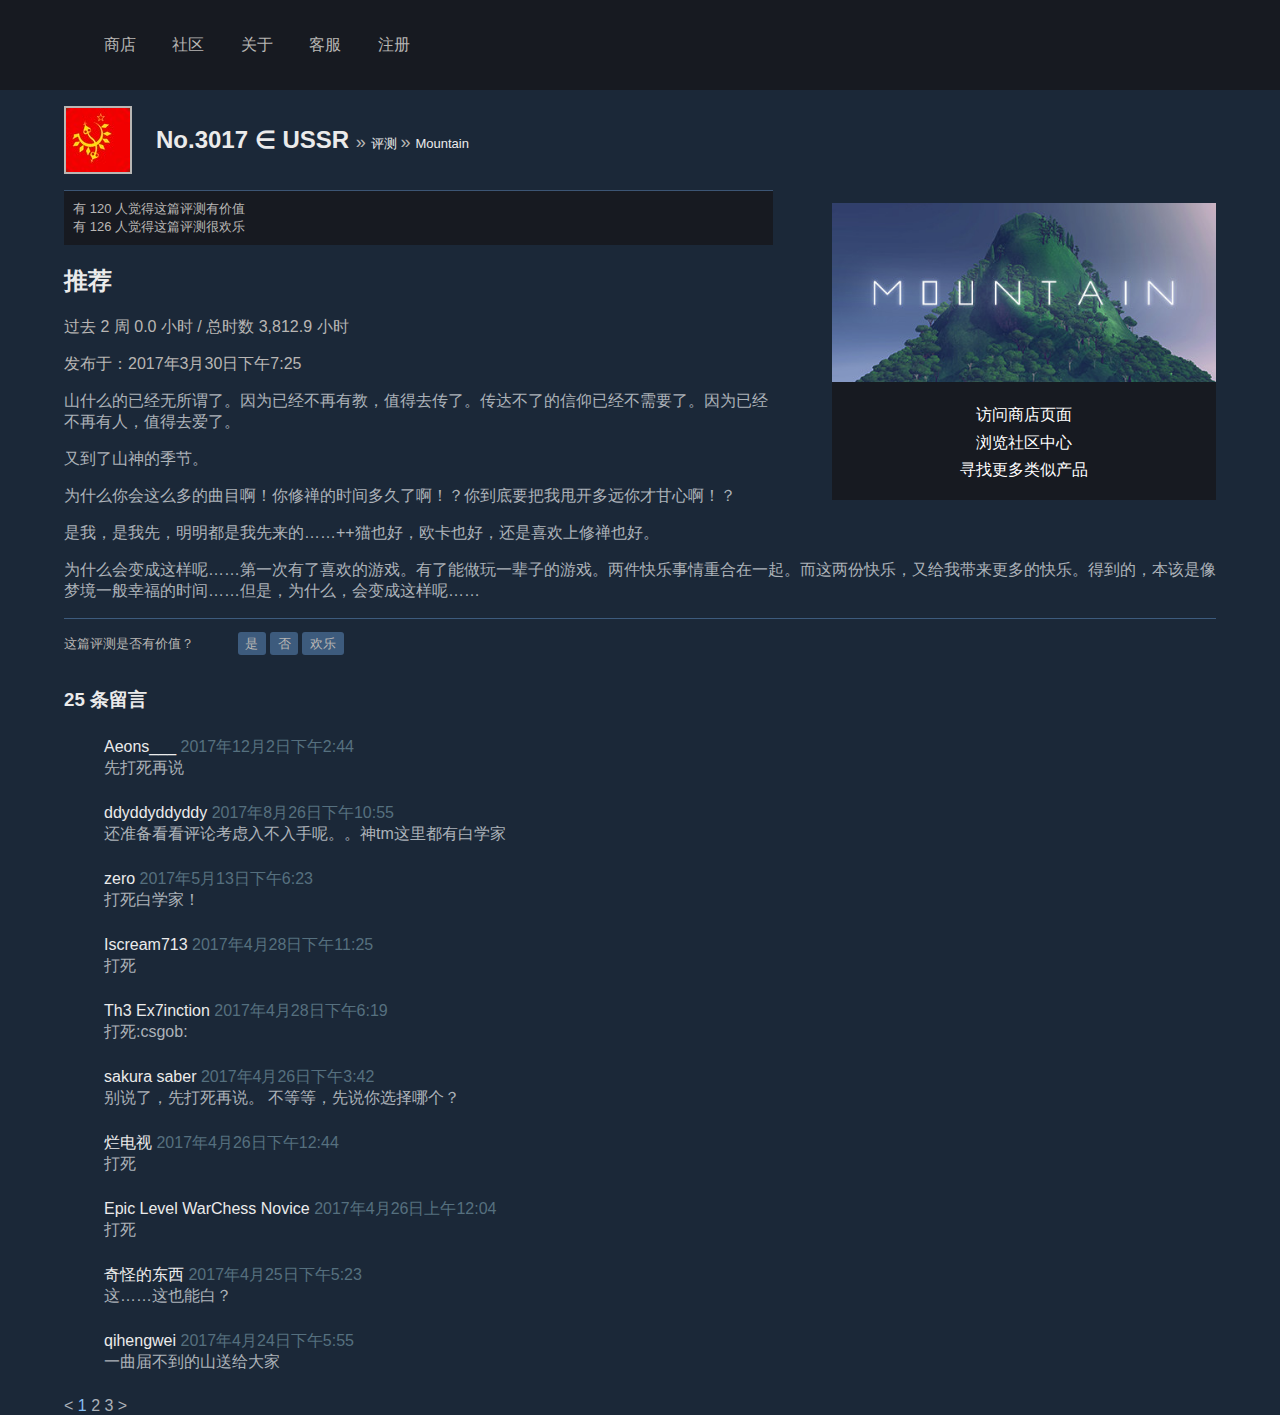
<file: index.html>
<!DOCTYPE html>
<html lang="en">
<head>
    <meta charset="UTF-8">
    <title>No.3017 ∈ USSR » 评测 » Mountain</title>
    <link rel="stylesheet" type="text/css" href="css/reset.css">
    <link rel="stylesheet" type="text/css" href="css/index.css">
</head>
<body>
<header>
<nav>
    <ul>
        <li>商店</li>
        <li>社区</li>
        <li>关于</li>
        <li>客服</li>
        <li><a href="register.html">注册</a></li>
    </ul>
</nav>
</header>
<div class="title">
    <img src="images/user_icon.jpg">

    <div>No.3017 ∈ USSR
        <span class="symbol"> » </span>
        <span class="subtitle"> 评测 </span>
        <span class="symbol"> » </span>
        <span class="subtitle"> Mountain</span>
    </div>
</div>
<aside>
    <img src="images/header.jpg">
    <ul>
        <li><a href="https://store.steampowered.com/app/313340?snr=2_100300_300__100301">访问商店页面</a></li>
        <li><a href="https://steamcommunity.com/app/313340">浏览社区中心</a></li>
        <li><a href="https://store.steampowered.com/recommended/morelike/app/313340?snr=2_100300_300__100301">寻找更多类似产品</a></li>
    </ul>
</aside>
<section>
    <blockquote>
        有 120 人觉得这篇评测有价值<br>
        有 126 人觉得这篇评测很欢乐
    </blockquote>
 <h2>推荐</h2>
    <p><small>过去 2 周 0.0 小时 / 总时数 3,812.9 小时</small></p>
    <p><small>发布于：2017年3月30日下午7:25</small></p>
    <p>
        山什么的已经无所谓了。因为已经不再有教，值得去传了。传达不了的信仰已经不需要了。因为已经不再有人，值得去爱了。
    </p>
    <p>
        又到了山神的季节。
    </p>
    <p>
        为什么你会这么多的曲目啊！你修禅的时间多久了啊！？你到底要把我甩开多远你才甘心啊！？
    </p>
    <p>
        是我，是我先，明明都是我先来的……++猫也好，欧卡也好，还是喜欢上修禅也好。
    </p>
    <p>
        为什么会变成这样呢……第一次有了喜欢的游戏。有了能做玩一辈子的游戏。两件快乐事情重合在一起。而这两份快乐，又给我带来更多的快乐。得到的，本该是像梦境一般幸福的时间……但是，为什么，会变成这样呢……
    </p>

</section>
<hr>
<section>
    <div class="value">
        <p>
            这篇评测是否有价值？
        </p>
        <ul>
            <li>是</li>
            <li>否</li>
            <li>欢乐</li>
        </ul>
    </div>

    <h3>25 条留言</h3>
    <ul class="comment">
        <li>
            <h4>Aeons___ <small>2017年12月2日下午2:44</small></h4>
            先打死再说
        </li>
        <li>
            <h4>ddyddyddyddy <small>2017年8月26日下午10:55</small></h4>
            还准备看看评论考虑入不入手呢。。神tm这里都有白学家
        </li>
        <li>
            <h4>zero <small>2017年5月13日下午6:23</small></h4>
            打死白学家！
        </li>
        <li>
            <h4>Iscream713 <small>2017年4月28日下午11:25</small></h4>
            打死
        </li>
        <li>
            <h4>Th3 Ex7inction <small>2017年4月28日下午6:19</small></h4>
            打死:csgob:
        </li>
        <li>
            <h4>sakura saber <small>2017年4月26日下午3:42</small></h4>
            别说了，先打死再说。
            不等等，先说你选择哪个？
        </li>
        <li>
            <h4>烂电视 <small>2017年4月26日下午12:44</small></h4>
            打死
        </li>
        <li>
            <h4>Epic Level WarChess Novice <small>2017年4月26日上午12:04</small></h4>
            打死
        </li>
        <li>
            <h4>奇怪的东西 <small>2017年4月25日下午5:23</small></h4>
            这……这也能白？
        </li>
        <li>
            <h4>qihengwei <small>2017年4月24日下午5:55</small></h4>
            一曲届不到的山送给大家
        </li>
    </ul>


    < <span class="active">1</span> 2 3 >

</section>
</body>
</html>
</file>
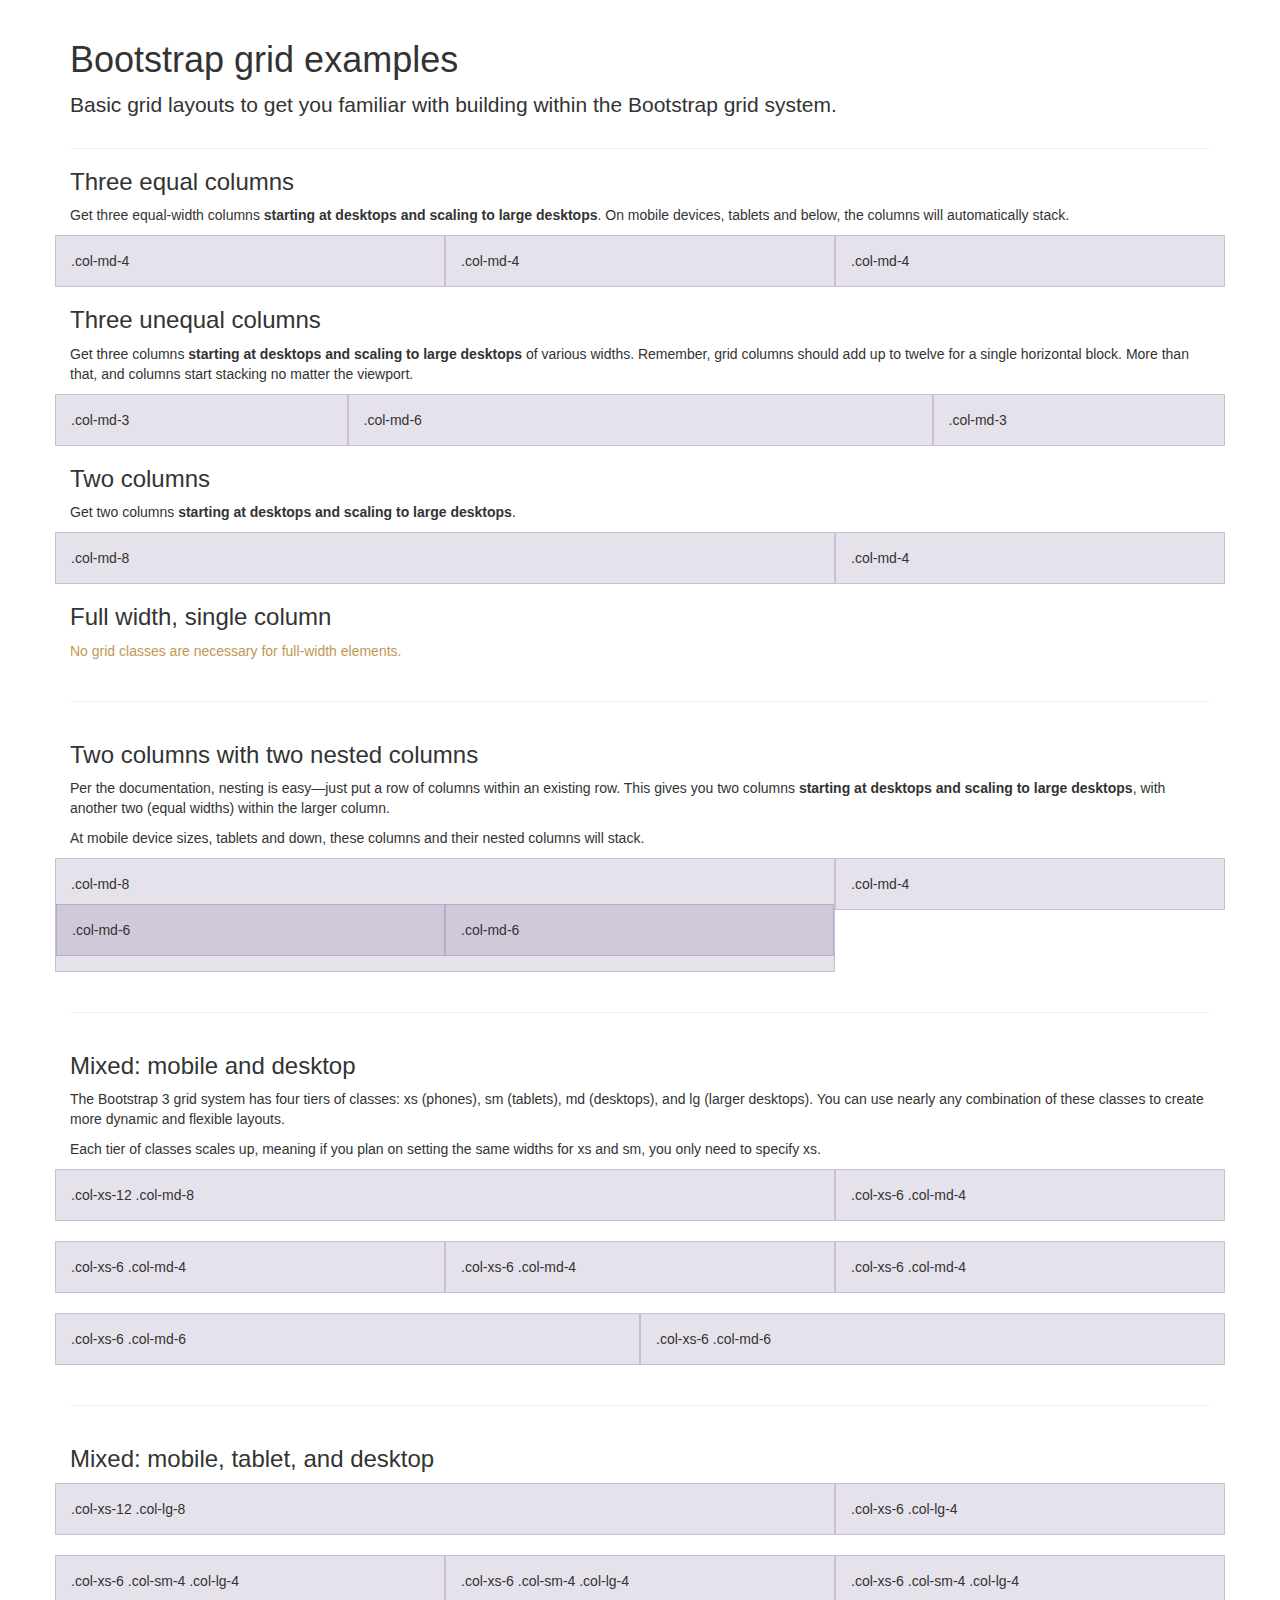
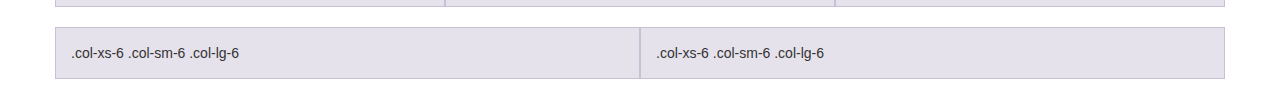
<file: bootstrap-3.0.0/examples/grid/index.html>
<!DOCTYPE html>
<html lang="en">
  <head>
    <meta charset="utf-8">
    <meta name="viewport" content="width=device-width, initial-scale=1.0">
    <meta name="description" content="">
    <meta name="author" content="">
    <link rel="shortcut icon" href="../../assets/ico/favicon.png">

    <title>Grid Template for Bootstrap</title>

    <!-- Bootstrap core CSS -->
    <link href="../../dist/css/bootstrap.css" rel="stylesheet">

    <!-- Custom styles for this template -->
    <link href="grid.css" rel="stylesheet">

    <!-- HTML5 shim and Respond.js IE8 support of HTML5 elements and media queries -->
    <!--[if lt IE 9]>
      <script src="../../assets/js/html5shiv.js"></script>
      <script src="../../assets/js/respond.min.js"></script>
    <![endif]-->
  </head>

  <body>
    <div class="container">

      <div class="page-header">
        <h1>Bootstrap grid examples</h1>
        <p class="lead">Basic grid layouts to get you familiar with building within the Bootstrap grid system.</p>
      </div>

      <h3>Three equal columns</h3>
      <p>Get three equal-width columns <strong>starting at desktops and scaling to large desktops</strong>. On mobile devices, tablets and below, the columns will automatically stack.</p>
      <div class="row">
        <div class="col-md-4">.col-md-4</div>
        <div class="col-md-4">.col-md-4</div>
        <div class="col-md-4">.col-md-4</div>
      </div>

      <h3>Three unequal columns</h3>
      <p>Get three columns <strong>starting at desktops and scaling to large desktops</strong> of various widths. Remember, grid columns should add up to twelve for a single horizontal block. More than that, and columns start stacking no matter the viewport.</p>
      <div class="row">
        <div class="col-md-3">.col-md-3</div>
        <div class="col-md-6">.col-md-6</div>
        <div class="col-md-3">.col-md-3</div>
      </div>

      <h3>Two columns</h3>
      <p>Get two columns <strong>starting at desktops and scaling to large desktops</strong>.</p>
      <div class="row">
        <div class="col-md-8">.col-md-8</div>
        <div class="col-md-4">.col-md-4</div>
      </div>

      <h3>Full width, single column</h3>
      <p class="text-warning">No grid classes are necessary for full-width elements.</p>

      <hr>

      <h3>Two columns with two nested columns</h3>
      <p>Per the documentation, nesting is easy—just put a row of columns within an existing row. This gives you two columns <strong>starting at desktops and scaling to large desktops</strong>, with another two (equal widths) within the larger column.</p>
      <p>At mobile device sizes, tablets and down, these columns and their nested columns will stack.</p>
      <div class="row">
        <div class="col-md-8">
          .col-md-8
          <div class="row">
            <div class="col-md-6">.col-md-6</div>
            <div class="col-md-6">.col-md-6</div>
          </div>
        </div>
        <div class="col-md-4">.col-md-4</div>
      </div>

      <hr>

      <h3>Mixed: mobile and desktop</h3>
      <p>The Bootstrap 3 grid system has four tiers of classes: xs (phones), sm (tablets), md (desktops), and lg (larger desktops). You can use nearly any combination of these classes to create more dynamic and flexible layouts.</p>
      <p>Each tier of classes scales up, meaning if you plan on setting the same widths for xs and sm, you only need to specify xs.</p>
      <div class="row">
        <div class="col-xs-12 col-md-8">.col-xs-12 .col-md-8</div>
        <div class="col-xs-6 col-md-4">.col-xs-6 .col-md-4</div>
      </div>
      <div class="row">
        <div class="col-xs-6 col-md-4">.col-xs-6 .col-md-4</div>
        <div class="col-xs-6 col-md-4">.col-xs-6 .col-md-4</div>
        <div class="col-xs-6 col-md-4">.col-xs-6 .col-md-4</div>
      </div>
      <div class="row">
        <div class="col-xs-6 col-md-6">.col-xs-6 .col-md-6</div>
        <div class="col-xs-6 col-md-6">.col-xs-6 .col-md-6</div>
      </div>

      <hr>

      <h3>Mixed: mobile, tablet, and desktop</h3>
      <p></p>
      <div class="row">
        <div class="col-xs-12 col-sm-8 col-lg-8">.col-xs-12 .col-lg-8</div>
        <div class="col-xs-6 col-sm-4 col-lg-4">.col-xs-6 .col-lg-4</div>
      </div>
      <div class="row">
        <div class="col-xs-6 col-sm-4 col-lg-4">.col-xs-6 .col-sm-4 .col-lg-4</div>
        <div class="col-xs-6 col-sm-4 col-lg-4">.col-xs-6 .col-sm-4 .col-lg-4</div>
        <div class="col-xs-6 col-sm-4 col-lg-4">.col-xs-6 .col-sm-4 .col-lg-4</div>
      </div>
      <div class="row">
        <div class="col-xs-6 col-sm-6 col-lg-6">.col-xs-6 .col-sm-6 .col-lg-6</div>
        <div class="col-xs-6 col-sm-6 col-lg-6">.col-xs-6 .col-sm-6 .col-lg-6</div>
      </div>

    </div> <!-- /container -->


    <!-- Bootstrap core JavaScript
    ================================================== -->
    <!-- Placed at the end of the document so the pages load faster -->
  </body>
</html>
</file>
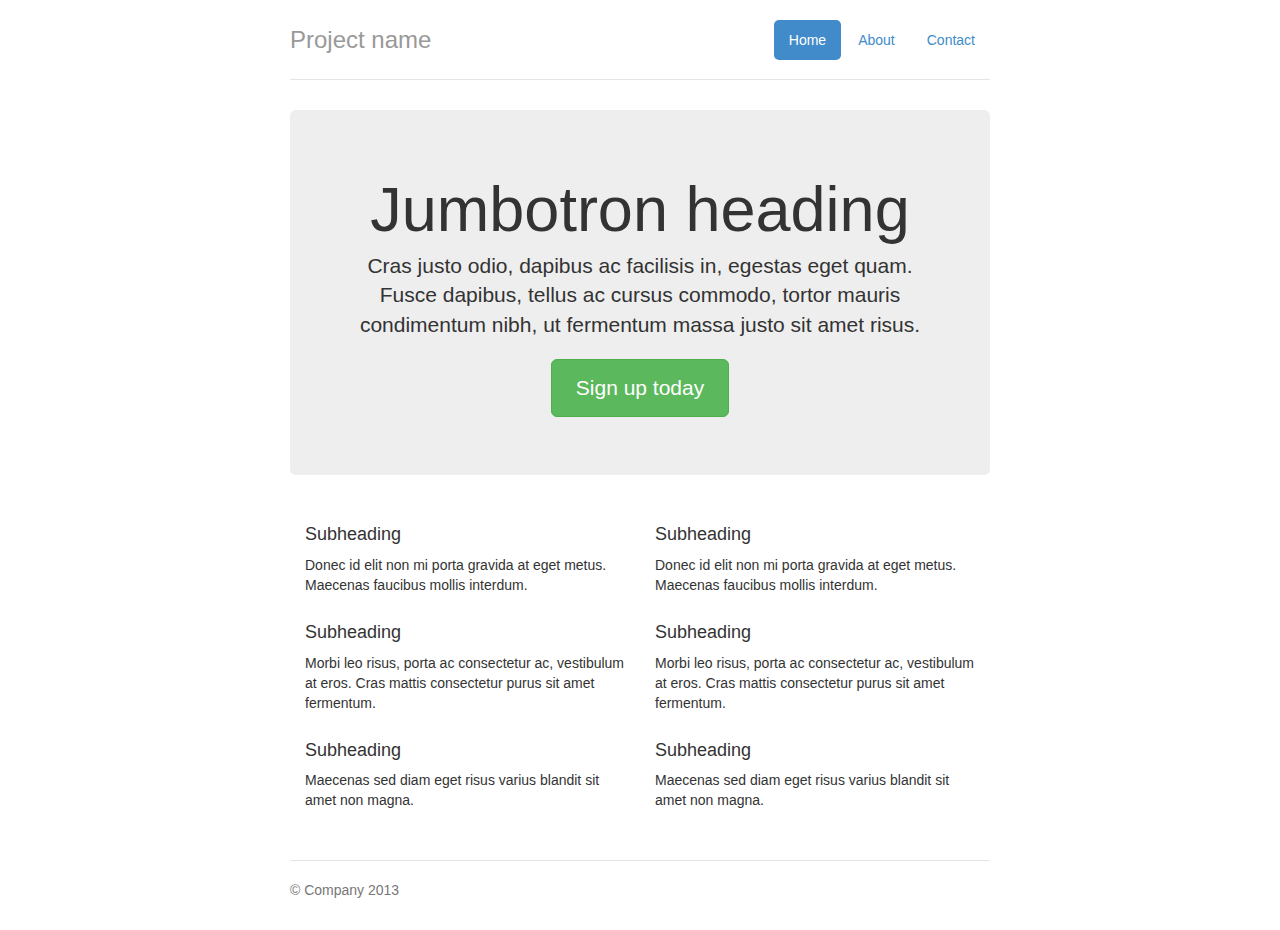
<file: bootstrap-3.0.0/examples/jumbotron-narrow/index.html>
<!DOCTYPE html>
<html lang="en">
  <head>
    <meta charset="utf-8">
    <meta name="viewport" content="width=device-width, initial-scale=1.0">
    <meta name="description" content="">
    <meta name="author" content="">
    <link rel="shortcut icon" href="../../assets/ico/favicon.png">

    <title>Narrow Jumbotron Template for Bootstrap</title>

    <!-- Bootstrap core CSS -->
    <link href="../../dist/css/bootstrap.css" rel="stylesheet">

    <!-- Custom styles for this template -->
    <link href="jumbotron-narrow.css" rel="stylesheet">

    <!-- HTML5 shim and Respond.js IE8 support of HTML5 elements and media queries -->
    <!--[if lt IE 9]>
      <script src="../../assets/js/html5shiv.js"></script>
      <script src="../../assets/js/respond.min.js"></script>
    <![endif]-->
  </head>

  <body>

    <div class="container">
      <div class="header">
        <ul class="nav nav-pills pull-right">
          <li class="active"><a href="#">Home</a></li>
          <li><a href="#">About</a></li>
          <li><a href="#">Contact</a></li>
        </ul>
        <h3 class="text-muted">Project name</h3>
      </div>

      <div class="jumbotron">
        <h1>Jumbotron heading</h1>
        <p class="lead">Cras justo odio, dapibus ac facilisis in, egestas eget quam. Fusce dapibus, tellus ac cursus commodo, tortor mauris condimentum nibh, ut fermentum massa justo sit amet risus.</p>
        <p><a class="btn btn-lg btn-success" href="#">Sign up today</a></p>
      </div>

      <div class="row marketing">
        <div class="col-lg-6">
          <h4>Subheading</h4>
          <p>Donec id elit non mi porta gravida at eget metus. Maecenas faucibus mollis interdum.</p>

          <h4>Subheading</h4>
          <p>Morbi leo risus, porta ac consectetur ac, vestibulum at eros. Cras mattis consectetur purus sit amet fermentum.</p>

          <h4>Subheading</h4>
          <p>Maecenas sed diam eget risus varius blandit sit amet non magna.</p>
        </div>

        <div class="col-lg-6">
          <h4>Subheading</h4>
          <p>Donec id elit non mi porta gravida at eget metus. Maecenas faucibus mollis interdum.</p>

          <h4>Subheading</h4>
          <p>Morbi leo risus, porta ac consectetur ac, vestibulum at eros. Cras mattis consectetur purus sit amet fermentum.</p>

          <h4>Subheading</h4>
          <p>Maecenas sed diam eget risus varius blandit sit amet non magna.</p>
        </div>
      </div>

      <div class="footer">
        <p>&copy; Company 2013</p>
      </div>

    </div> <!-- /container -->


    <!-- Bootstrap core JavaScript
    ================================================== -->
    <!-- Placed at the end of the document so the pages load faster -->
  </body>
</html>
</file>
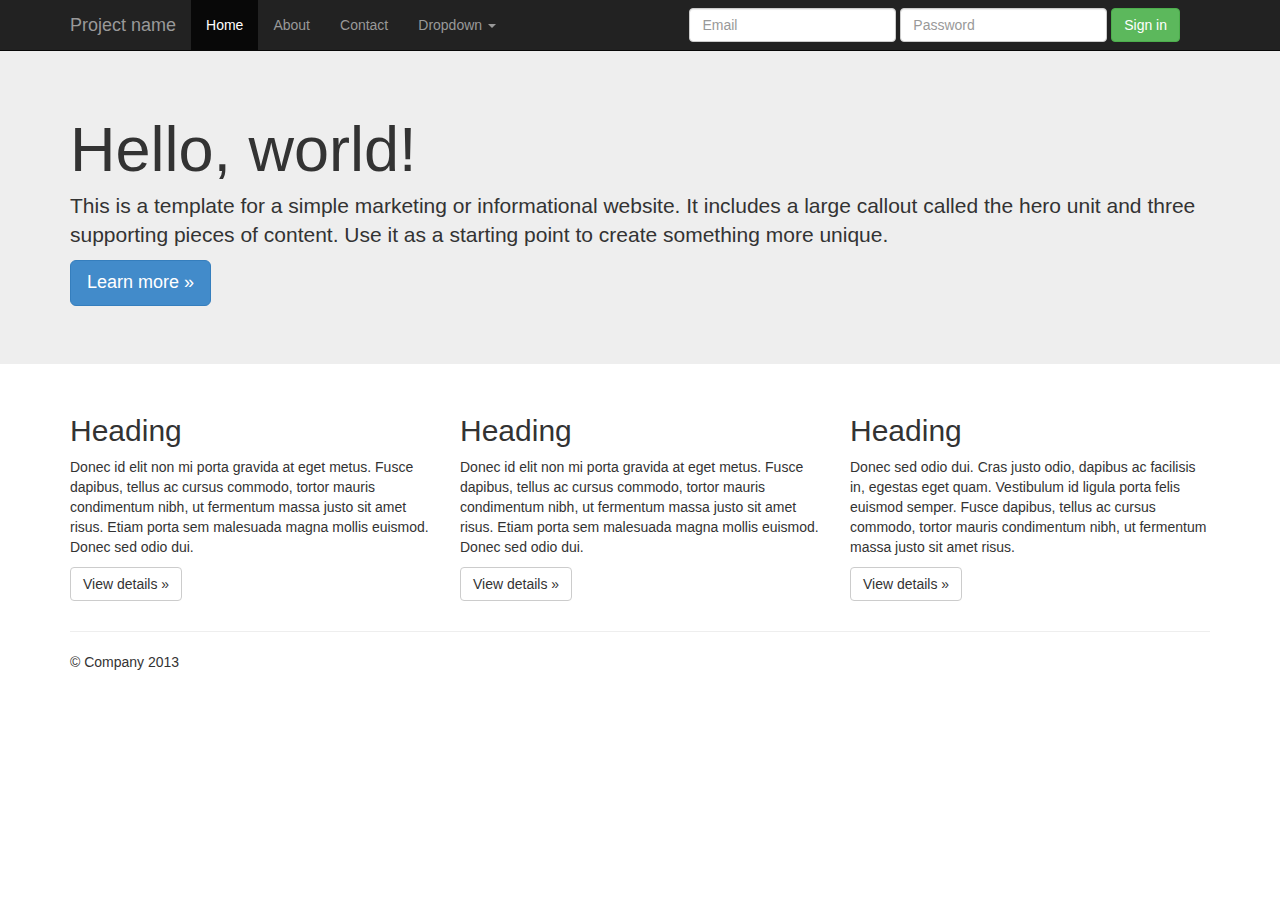
<file: bootstrap-3.0.0/examples/jumbotron/index.html>
<!DOCTYPE html>
<html lang="en">
  <head>
    <meta charset="utf-8">
    <meta name="viewport" content="width=device-width, initial-scale=1.0">
    <meta name="description" content="">
    <meta name="author" content="">
    <link rel="shortcut icon" href="../../assets/ico/favicon.png">

    <title>Jumbotron Template for Bootstrap</title>

    <!-- Bootstrap core CSS -->
    <link href="../../dist/css/bootstrap.css" rel="stylesheet">

    <!-- Custom styles for this template -->
    <link href="jumbotron.css" rel="stylesheet">

    <!-- HTML5 shim and Respond.js IE8 support of HTML5 elements and media queries -->
    <!--[if lt IE 9]>
      <script src="../../assets/js/html5shiv.js"></script>
      <script src="../../assets/js/respond.min.js"></script>
    <![endif]-->
  </head>

  <body>

    <div class="navbar navbar-inverse navbar-fixed-top">
      <div class="container">
        <div class="navbar-header">
          <button type="button" class="navbar-toggle" data-toggle="collapse" data-target=".navbar-collapse">
            <span class="icon-bar"></span>
            <span class="icon-bar"></span>
            <span class="icon-bar"></span>
          </button>
          <a class="navbar-brand" href="#">Project name</a>
        </div>
        <div class="navbar-collapse collapse">
          <ul class="nav navbar-nav">
            <li class="active"><a href="#">Home</a></li>
            <li><a href="#about">About</a></li>
            <li><a href="#contact">Contact</a></li>
            <li class="dropdown">
              <a href="#" class="dropdown-toggle" data-toggle="dropdown">Dropdown <b class="caret"></b></a>
              <ul class="dropdown-menu">
                <li><a href="#">Action</a></li>
                <li><a href="#">Another action</a></li>
                <li><a href="#">Something else here</a></li>
                <li class="divider"></li>
                <li class="dropdown-header">Nav header</li>
                <li><a href="#">Separated link</a></li>
                <li><a href="#">One more separated link</a></li>
              </ul>
            </li>
          </ul>
          <form class="navbar-form navbar-right">
            <div class="form-group">
              <input type="text" placeholder="Email" class="form-control">
            </div>
            <div class="form-group">
              <input type="password" placeholder="Password" class="form-control">
            </div>
            <button type="submit" class="btn btn-success">Sign in</button>
          </form>
        </div><!--/.navbar-collapse -->
      </div>
    </div>

    <!-- Main jumbotron for a primary marketing message or call to action -->
    <div class="jumbotron">
      <div class="container">
        <h1>Hello, world!</h1>
        <p>This is a template for a simple marketing or informational website. It includes a large callout called the hero unit and three supporting pieces of content. Use it as a starting point to create something more unique.</p>
        <p><a class="btn btn-primary btn-lg">Learn more &raquo;</a></p>
      </div>
    </div>

    <div class="container">
      <!-- Example row of columns -->
      <div class="row">
        <div class="col-lg-4">
          <h2>Heading</h2>
          <p>Donec id elit non mi porta gravida at eget metus. Fusce dapibus, tellus ac cursus commodo, tortor mauris condimentum nibh, ut fermentum massa justo sit amet risus. Etiam porta sem malesuada magna mollis euismod. Donec sed odio dui. </p>
          <p><a class="btn btn-default" href="#">View details &raquo;</a></p>
        </div>
        <div class="col-lg-4">
          <h2>Heading</h2>
          <p>Donec id elit non mi porta gravida at eget metus. Fusce dapibus, tellus ac cursus commodo, tortor mauris condimentum nibh, ut fermentum massa justo sit amet risus. Etiam porta sem malesuada magna mollis euismod. Donec sed odio dui. </p>
          <p><a class="btn btn-default" href="#">View details &raquo;</a></p>
       </div>
        <div class="col-lg-4">
          <h2>Heading</h2>
          <p>Donec sed odio dui. Cras justo odio, dapibus ac facilisis in, egestas eget quam. Vestibulum id ligula porta felis euismod semper. Fusce dapibus, tellus ac cursus commodo, tortor mauris condimentum nibh, ut fermentum massa justo sit amet risus.</p>
          <p><a class="btn btn-default" href="#">View details &raquo;</a></p>
        </div>
      </div>

      <hr>

      <footer>
        <p>&copy; Company 2013</p>
      </footer>
    </div> <!-- /container -->


    <!-- Bootstrap core JavaScript
    ================================================== -->
    <!-- Placed at the end of the document so the pages load faster -->
    <script src="../../assets/js/jquery.js"></script>
    <script src="../../dist/js/bootstrap.min.js"></script>
  </body>
</html>
</file>
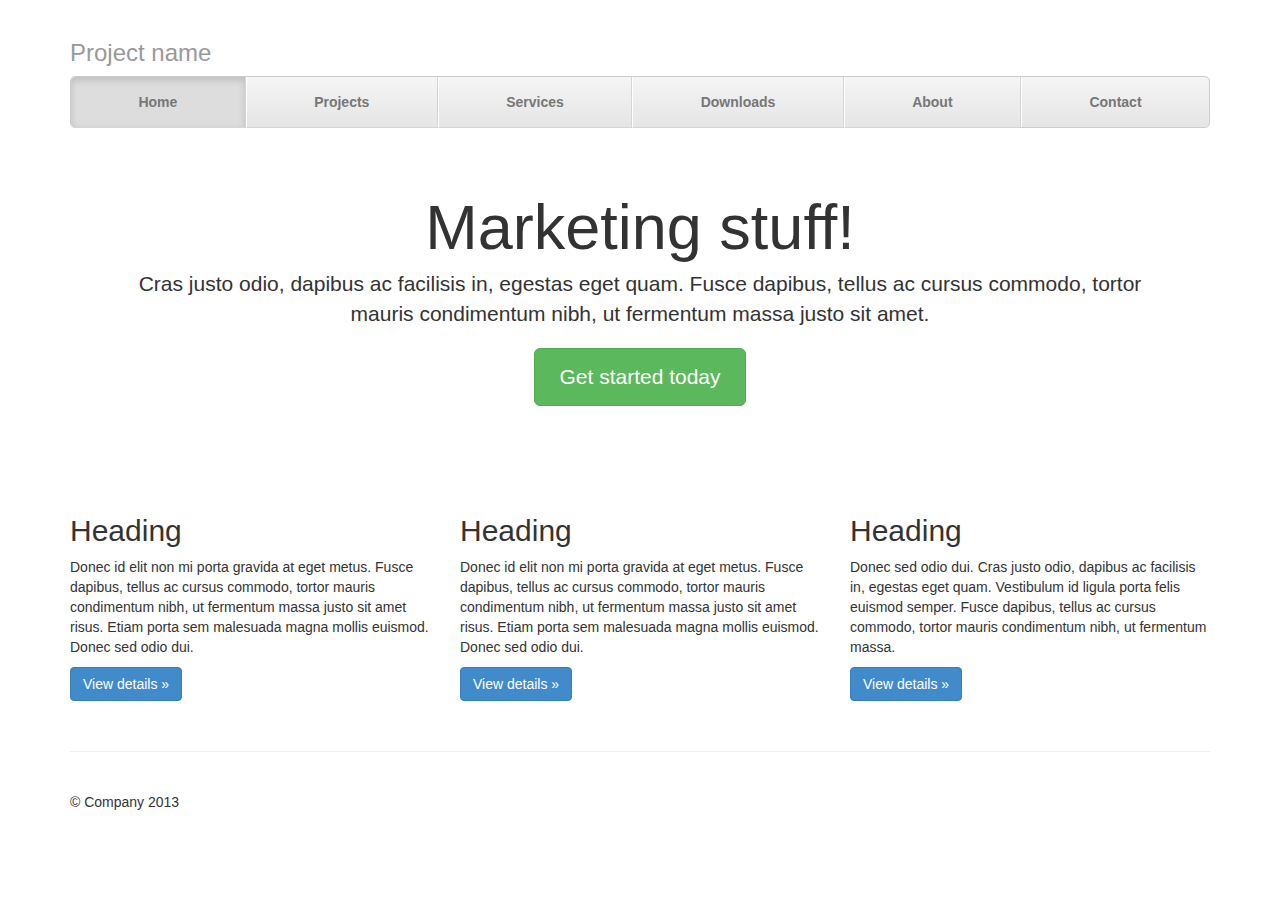
<file: bootstrap-3.0.0/examples/justified-nav/index.html>
<!DOCTYPE html>
<html lang="en">
  <head>
    <meta charset="utf-8">
    <meta name="viewport" content="width=device-width, initial-scale=1.0">
    <meta name="description" content="">
    <meta name="author" content="">
    <link rel="shortcut icon" href="../../assets/ico/favicon.png">

    <title>Justified Nav Template for Bootstrap</title>

    <!-- Bootstrap core CSS -->
    <link href="../../dist/css/bootstrap.css" rel="stylesheet">

    <!-- Custom styles for this template -->
    <link href="justified-nav.css" rel="stylesheet">

    <!-- HTML5 shim and Respond.js IE8 support of HTML5 elements and media queries -->
    <!--[if lt IE 9]>
      <script src="../../assets/js/html5shiv.js"></script>
      <script src="../../assets/js/respond.min.js"></script>
    <![endif]-->
  </head>

  <body>

    <div class="container">

      <div class="masthead">
        <h3 class="text-muted">Project name</h3>
        <ul class="nav nav-justified">
          <li class="active"><a href="#">Home</a></li>
          <li><a href="#">Projects</a></li>
          <li><a href="#">Services</a></li>
          <li><a href="#">Downloads</a></li>
          <li><a href="#">About</a></li>
          <li><a href="#">Contact</a></li>
        </ul>
      </div>

      <!-- Jumbotron -->
      <div class="jumbotron">
        <h1>Marketing stuff!</h1>
        <p class="lead">Cras justo odio, dapibus ac facilisis in, egestas eget quam. Fusce dapibus, tellus ac cursus commodo, tortor mauris condimentum nibh, ut fermentum massa justo sit amet.</p>
        <p><a class="btn btn-lg btn-success" href="#">Get started today</a></p>
      </div>

      <!-- Example row of columns -->
      <div class="row">
        <div class="col-lg-4">
          <h2>Heading</h2>
          <p>Donec id elit non mi porta gravida at eget metus. Fusce dapibus, tellus ac cursus commodo, tortor mauris condimentum nibh, ut fermentum massa justo sit amet risus. Etiam porta sem malesuada magna mollis euismod. Donec sed odio dui. </p>
          <p><a class="btn btn-primary" href="#">View details &raquo;</a></p>
        </div>
        <div class="col-lg-4">
          <h2>Heading</h2>
          <p>Donec id elit non mi porta gravida at eget metus. Fusce dapibus, tellus ac cursus commodo, tortor mauris condimentum nibh, ut fermentum massa justo sit amet risus. Etiam porta sem malesuada magna mollis euismod. Donec sed odio dui. </p>
          <p><a class="btn btn-primary" href="#">View details &raquo;</a></p>
       </div>
        <div class="col-lg-4">
          <h2>Heading</h2>
          <p>Donec sed odio dui. Cras justo odio, dapibus ac facilisis in, egestas eget quam. Vestibulum id ligula porta felis euismod semper. Fusce dapibus, tellus ac cursus commodo, tortor mauris condimentum nibh, ut fermentum massa.</p>
          <p><a class="btn btn-primary" href="#">View details &raquo;</a></p>
        </div>
      </div>

      <!-- Site footer -->
      <div class="footer">
        <p>&copy; Company 2013</p>
      </div>

    </div> <!-- /container -->


    <!-- Bootstrap core JavaScript
    ================================================== -->
    <!-- Placed at the end of the document so the pages load faster -->
  </body>
</html>
</file>
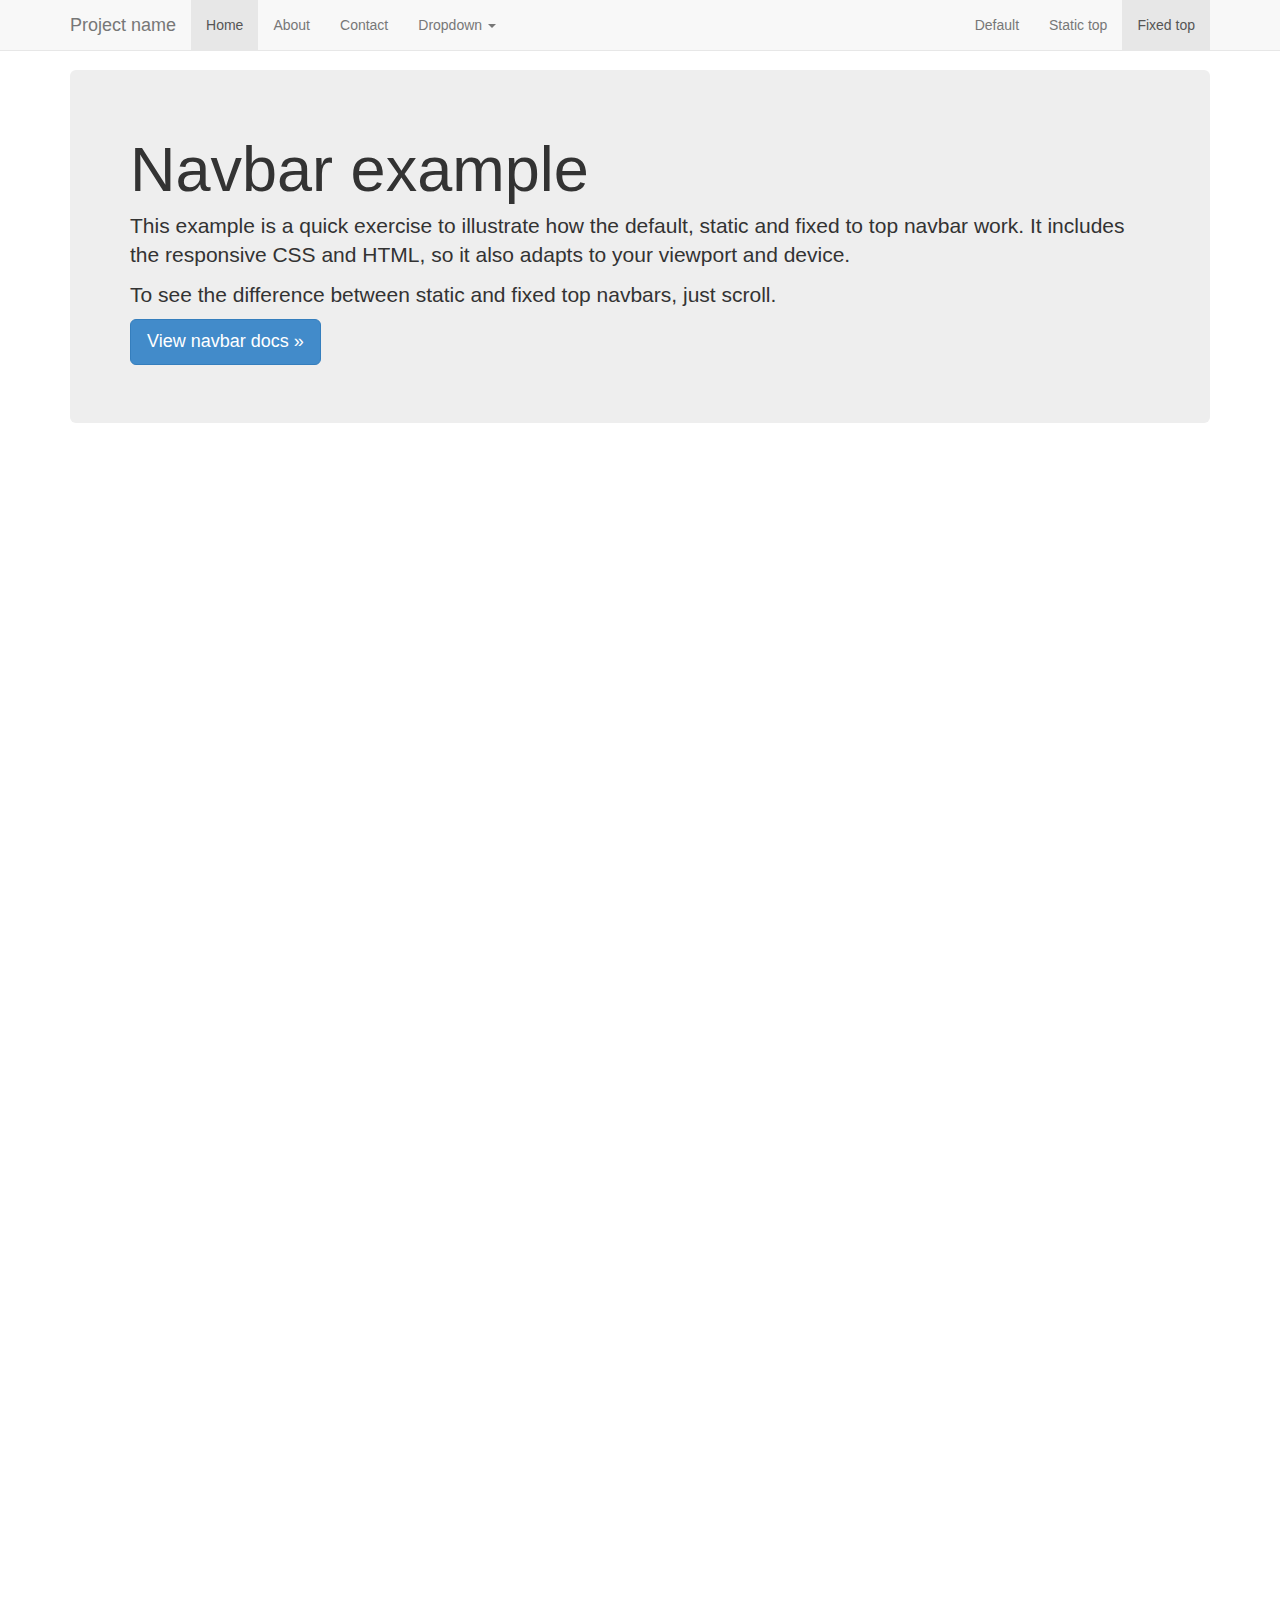
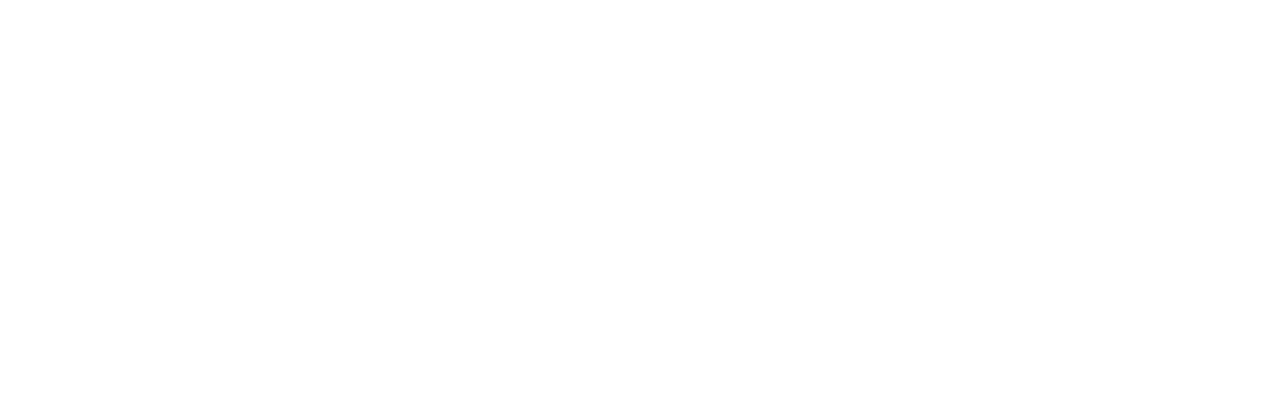
<file: bootstrap-3.0.0/examples/navbar-fixed-top/index.html>
<!DOCTYPE html>
<html lang="en">
  <head>
    <meta charset="utf-8">
    <meta name="viewport" content="width=device-width, initial-scale=1.0">
    <meta name="description" content="">
    <meta name="author" content="">
    <link rel="shortcut icon" href="../../assets/ico/favicon.png">

    <title>Fixed Top Navbar Example for Bootstrap</title>

    <!-- Bootstrap core CSS -->
    <link href="../../dist/css/bootstrap.css" rel="stylesheet">

    <!-- Custom styles for this template -->
    <link href="navbar-fixed-top.css" rel="stylesheet">

    <!-- HTML5 shim and Respond.js IE8 support of HTML5 elements and media queries -->
    <!--[if lt IE 9]>
      <script src="../../assets/js/html5shiv.js"></script>
      <script src="../../assets/js/respond.min.js"></script>
    <![endif]-->
  </head>

  <body>

    <!-- Fixed navbar -->
    <div class="navbar navbar-default navbar-fixed-top">
      <div class="container">
        <div class="navbar-header">
          <button type="button" class="navbar-toggle" data-toggle="collapse" data-target=".navbar-collapse">
            <span class="icon-bar"></span>
            <span class="icon-bar"></span>
            <span class="icon-bar"></span>
          </button>
          <a class="navbar-brand" href="#">Project name</a>
        </div>
        <div class="navbar-collapse collapse">
          <ul class="nav navbar-nav">
            <li class="active"><a href="#">Home</a></li>
            <li><a href="#about">About</a></li>
            <li><a href="#contact">Contact</a></li>
            <li class="dropdown">
              <a href="#" class="dropdown-toggle" data-toggle="dropdown">Dropdown <b class="caret"></b></a>
              <ul class="dropdown-menu">
                <li><a href="#">Action</a></li>
                <li><a href="#">Another action</a></li>
                <li><a href="#">Something else here</a></li>
                <li class="divider"></li>
                <li class="dropdown-header">Nav header</li>
                <li><a href="#">Separated link</a></li>
                <li><a href="#">One more separated link</a></li>
              </ul>
            </li>
          </ul>
          <ul class="nav navbar-nav navbar-right">
            <li><a href="../navbar/">Default</a></li>
            <li><a href="../navbar-static-top/">Static top</a></li>
            <li class="active"><a href="./">Fixed top</a></li>
          </ul>
        </div><!--/.nav-collapse -->
      </div>
    </div>

    <div class="container">

      <!-- Main component for a primary marketing message or call to action -->
      <div class="jumbotron">
        <h1>Navbar example</h1>
        <p>This example is a quick exercise to illustrate how the default, static and fixed to top navbar work. It includes the responsive CSS and HTML, so it also adapts to your viewport and device.</p>
        <p>To see the difference between static and fixed top navbars, just scroll.</p>
        <p>
          <a class="btn btn-lg btn-primary" href="../../components/#navbar">View navbar docs &raquo;</a>
        </p>
      </div>

    </div> <!-- /container -->


    <!-- Bootstrap core JavaScript
    ================================================== -->
    <!-- Placed at the end of the document so the pages load faster -->
    <script src="../../assets/js/jquery.js"></script>
    <script src="../../dist/js/bootstrap.min.js"></script>
  </body>
</html>
</file>
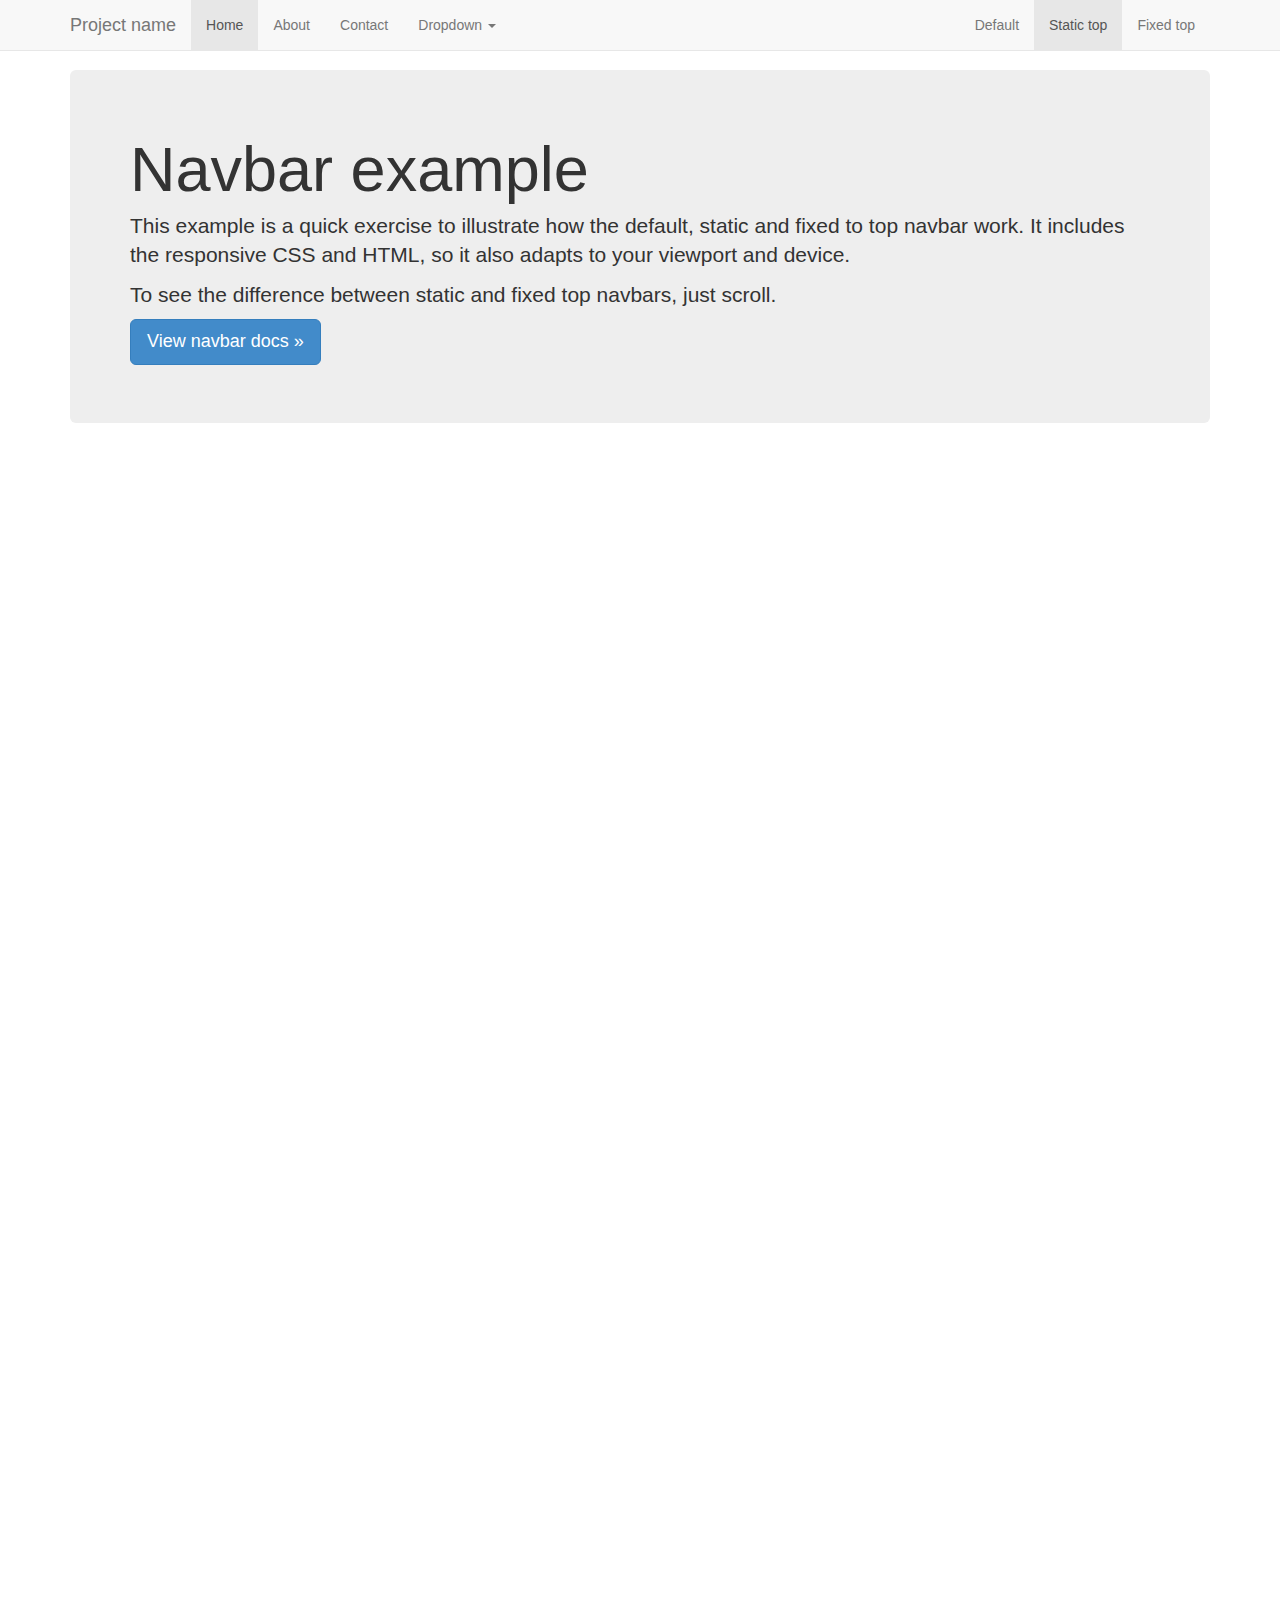
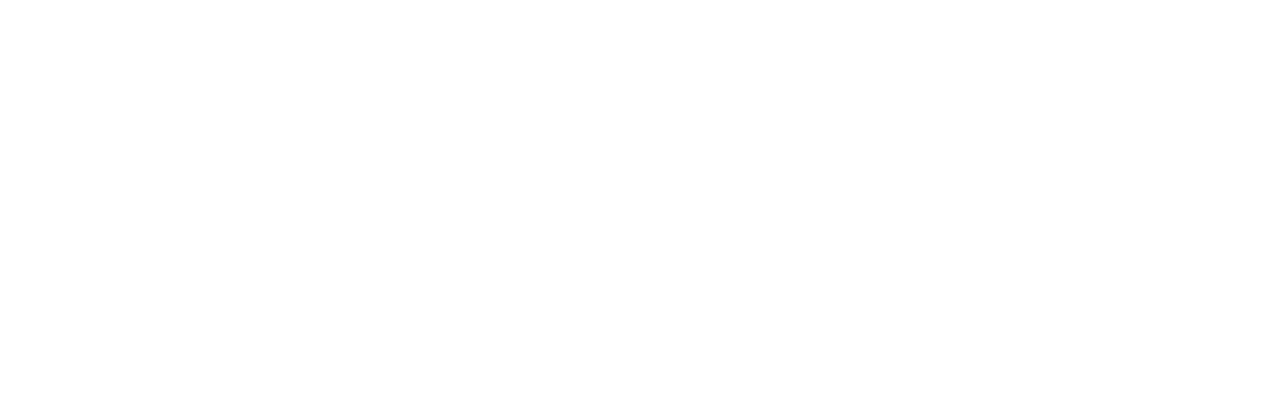
<file: bootstrap-3.0.0/examples/navbar-static-top/index.html>
<!DOCTYPE html>
<html lang="en">
  <head>
    <meta charset="utf-8">
    <meta name="viewport" content="width=device-width, initial-scale=1.0">
    <meta name="description" content="">
    <meta name="author" content="">
    <link rel="shortcut icon" href="../../assets/ico/favicon.png">

    <title>Static Top Navbar Example for Bootstrap</title>

    <!-- Bootstrap core CSS -->
    <link href="../../dist/css/bootstrap.css" rel="stylesheet">

    <!-- Custom styles for this template -->
    <link href="navbar-static-top.css" rel="stylesheet">

    <!-- HTML5 shim and Respond.js IE8 support of HTML5 elements and media queries -->
    <!--[if lt IE 9]>
      <script src="../../assets/js/html5shiv.js"></script>
      <script src="../../assets/js/respond.min.js"></script>
    <![endif]-->
  </head>

  <body>

    <!-- Static navbar -->
    <div class="navbar navbar-default navbar-static-top">
      <div class="container">
        <div class="navbar-header">
          <button type="button" class="navbar-toggle" data-toggle="collapse" data-target=".navbar-collapse">
            <span class="icon-bar"></span>
            <span class="icon-bar"></span>
            <span class="icon-bar"></span>
          </button>
          <a class="navbar-brand" href="#">Project name</a>
        </div>
        <div class="navbar-collapse collapse">
          <ul class="nav navbar-nav">
            <li class="active"><a href="#">Home</a></li>
            <li><a href="#about">About</a></li>
            <li><a href="#contact">Contact</a></li>
            <li class="dropdown">
              <a href="#" class="dropdown-toggle" data-toggle="dropdown">Dropdown <b class="caret"></b></a>
              <ul class="dropdown-menu">
                <li><a href="#">Action</a></li>
                <li><a href="#">Another action</a></li>
                <li><a href="#">Something else here</a></li>
                <li class="divider"></li>
                <li class="dropdown-header">Nav header</li>
                <li><a href="#">Separated link</a></li>
                <li><a href="#">One more separated link</a></li>
              </ul>
            </li>
          </ul>
          <ul class="nav navbar-nav navbar-right">
            <li><a href="../navbar/">Default</a></li>
            <li class="active"><a href="./">Static top</a></li>
            <li><a href="../navbar-fixed-top/">Fixed top</a></li>
          </ul>
        </div><!--/.nav-collapse -->
      </div>
    </div>


    <div class="container">

      <!-- Main component for a primary marketing message or call to action -->
      <div class="jumbotron">
        <h1>Navbar example</h1>
        <p>This example is a quick exercise to illustrate how the default, static and fixed to top navbar work. It includes the responsive CSS and HTML, so it also adapts to your viewport and device.</p>
        <p>To see the difference between static and fixed top navbars, just scroll.</p>
        <p>
          <a class="btn btn-lg btn-primary" href="../../components/#navbar">View navbar docs &raquo;</a>
        </p>
      </div>

    </div> <!-- /container -->


    <!-- Bootstrap core JavaScript
    ================================================== -->
    <!-- Placed at the end of the document so the pages load faster -->
    <script src="../../assets/js/jquery.js"></script>
    <script src="../../dist/js/bootstrap.min.js"></script>
  </body>
</html>
</file>
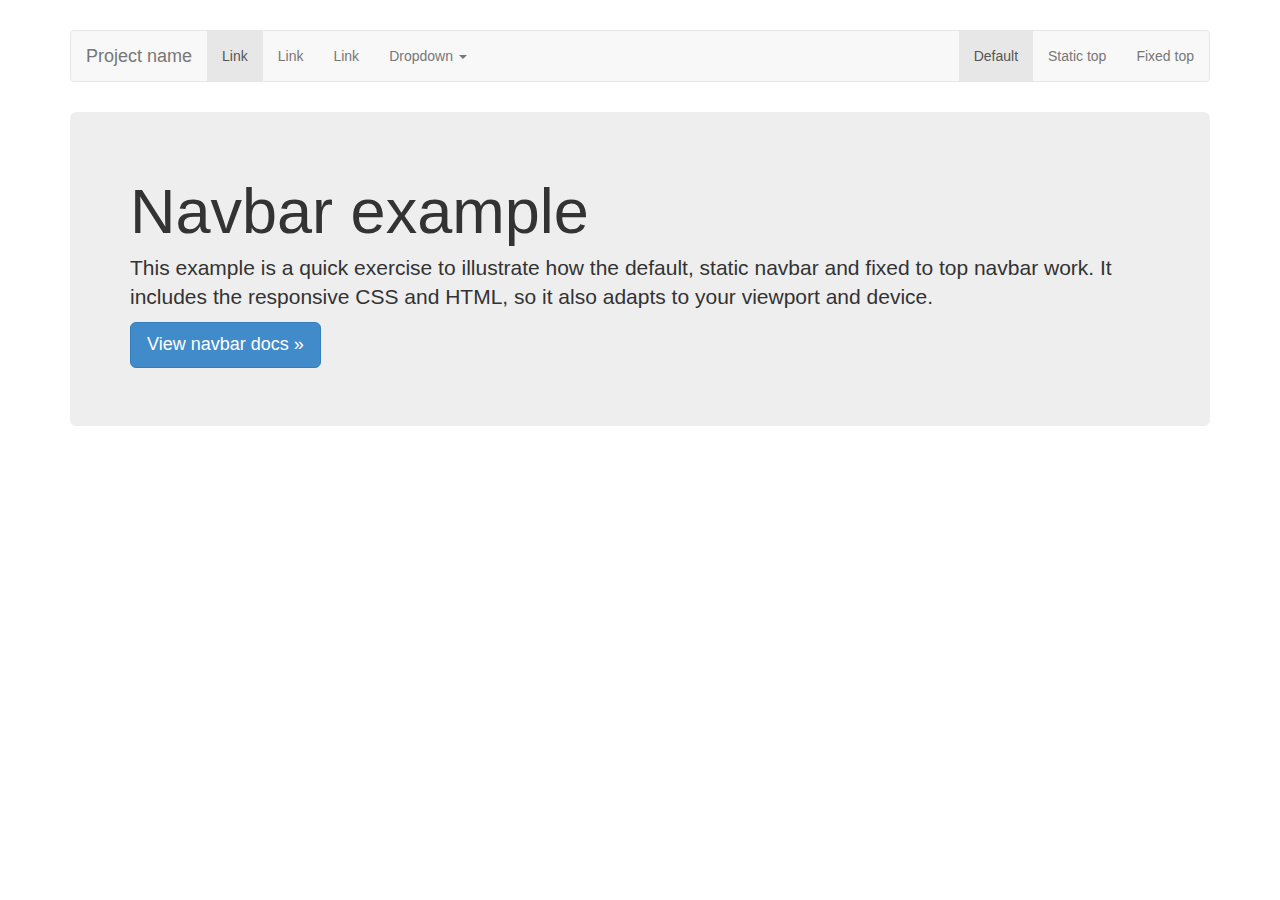
<file: bootstrap-3.0.0/examples/navbar/index.html>
<!DOCTYPE html>
<html lang="en">
  <head>
    <meta charset="utf-8">
    <meta name="viewport" content="width=device-width, initial-scale=1.0">
    <meta name="description" content="">
    <meta name="author" content="">
    <link rel="shortcut icon" href="../../assets/ico/favicon.png">

    <title>Navbar Template for Bootstrap</title>

    <!-- Bootstrap core CSS -->
    <link href="../../dist/css/bootstrap.css" rel="stylesheet">

    <!-- Custom styles for this template -->
    <link href="navbar.css" rel="stylesheet">

    <!-- HTML5 shim and Respond.js IE8 support of HTML5 elements and media queries -->
    <!--[if lt IE 9]>
      <script src="../../assets/js/html5shiv.js"></script>
      <script src="../../assets/js/respond.min.js"></script>
    <![endif]-->
  </head>

  <body>

    <div class="container">

      <!-- Static navbar -->
      <div class="navbar navbar-default">
        <div class="navbar-header">
          <button type="button" class="navbar-toggle" data-toggle="collapse" data-target=".navbar-collapse">
            <span class="icon-bar"></span>
            <span class="icon-bar"></span>
            <span class="icon-bar"></span>
          </button>
          <a class="navbar-brand" href="#">Project name</a>
        </div>
        <div class="navbar-collapse collapse">
          <ul class="nav navbar-nav">
            <li class="active"><a href="#">Link</a></li>
            <li><a href="#">Link</a></li>
            <li><a href="#">Link</a></li>
            <li class="dropdown">
              <a href="#" class="dropdown-toggle" data-toggle="dropdown">Dropdown <b class="caret"></b></a>
              <ul class="dropdown-menu">
                <li><a href="#">Action</a></li>
                <li><a href="#">Another action</a></li>
                <li><a href="#">Something else here</a></li>
                <li class="divider"></li>
                <li class="dropdown-header">Nav header</li>
                <li><a href="#">Separated link</a></li>
                <li><a href="#">One more separated link</a></li>
              </ul>
            </li>
          </ul>
          <ul class="nav navbar-nav navbar-right">
            <li class="active"><a href="./">Default</a></li>
            <li><a href="../navbar-static-top/">Static top</a></li>
            <li><a href="../navbar-fixed-top/">Fixed top</a></li>
          </ul>
        </div><!--/.nav-collapse -->
      </div>

      <!-- Main component for a primary marketing message or call to action -->
      <div class="jumbotron">
        <h1>Navbar example</h1>
        <p>This example is a quick exercise to illustrate how the default, static navbar and fixed to top navbar work. It includes the responsive CSS and HTML, so it also adapts to your viewport and device.</p>
        <p>
          <a class="btn btn-lg btn-primary" href="../../components/#navbar">View navbar docs &raquo;</a>
        </p>
      </div>

    </div> <!-- /container -->


    <!-- Bootstrap core JavaScript
    ================================================== -->
    <!-- Placed at the end of the document so the pages load faster -->
    <script src="../../assets/js/jquery.js"></script>
    <script src="../../dist/js/bootstrap.min.js"></script>
  </body>
</html>
</file>
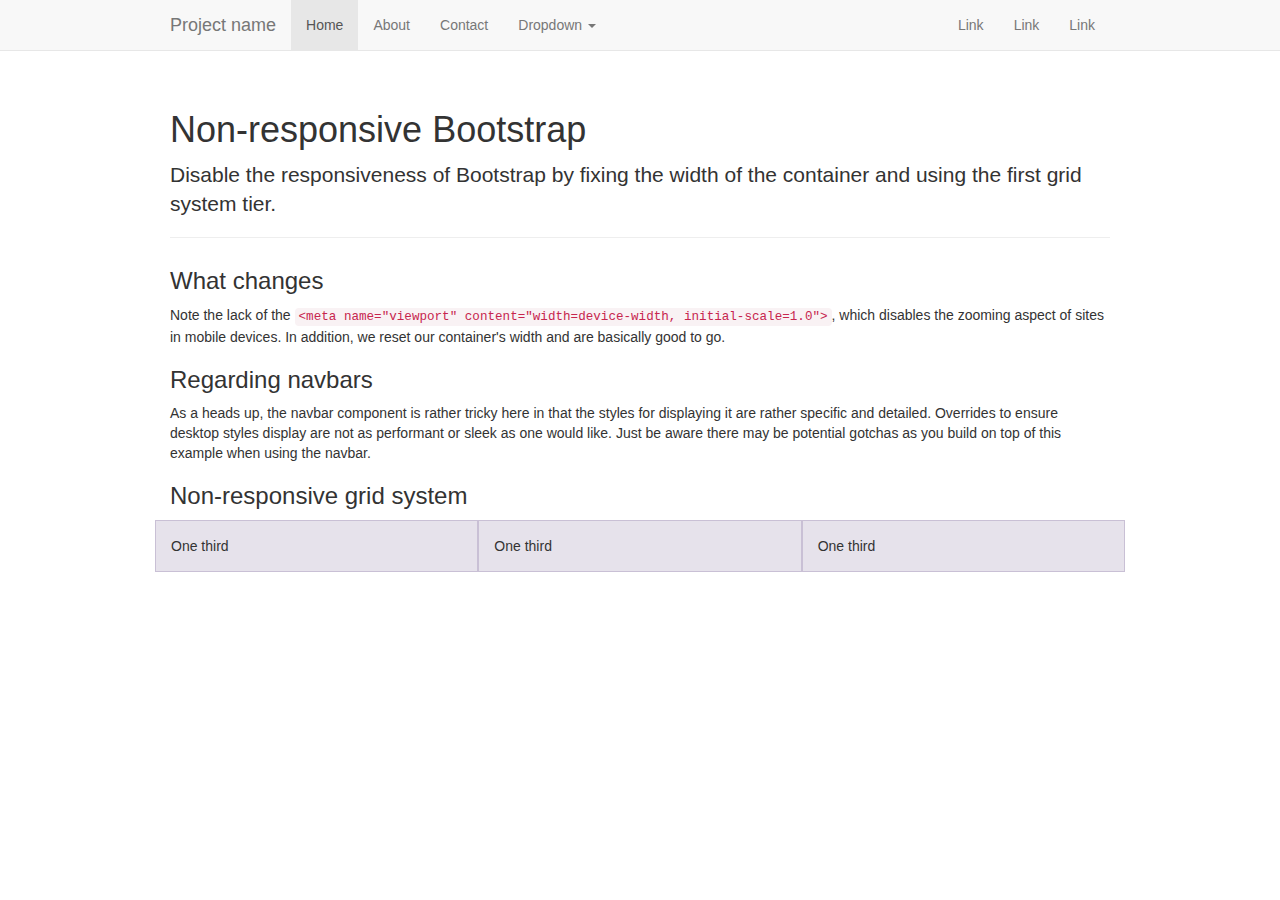
<file: bootstrap-3.0.0/examples/non-responsive/index.html>
<!DOCTYPE html>
<html lang="en">
  <head>
    <meta charset="utf-8">
    <meta name="description" content="">
    <meta name="author" content="">

    <!-- Note there is no responsive meta tag here -->

    <link rel="shortcut icon" href="../../assets/ico/favicon.png">

    <title>Non-responsive Template for Bootstrap</title>

    <!-- Bootstrap core CSS -->
    <link href="../../dist/css/bootstrap.css" rel="stylesheet">

    <!-- Custom styles for this template -->
    <link href="non-responsive.css" rel="stylesheet">

    <!-- HTML5 shim and Respond.js IE8 support of HTML5 elements and media queries -->
    <!--[if lt IE 9]>
      <script src="../../assets/js/html5shiv.js"></script>
      <script src="../../assets/js/respond.min.js"></script>
    <![endif]-->
  </head>

  <body>

    <!-- Fixed navbar -->
    <div class="navbar navbar-default navbar-fixed-top">
      <div class="container">
        <div class="navbar-header">
          <button type="button" class="navbar-toggle" data-toggle="collapse" data-target=".navbar-collapse">
            <span class="icon-bar"></span>
            <span class="icon-bar"></span>
            <span class="icon-bar"></span>
          </button>
          <a class="navbar-brand" href="#">Project name</a>
        </div>
        <div class="navbar-collapse collapse">
          <ul class="nav navbar-nav">
            <li class="active"><a href="#">Home</a></li>
            <li><a href="#about">About</a></li>
            <li><a href="#contact">Contact</a></li>
            <li class="dropdown">
              <a href="#" class="dropdown-toggle" data-toggle="dropdown">Dropdown <b class="caret"></b></a>
              <ul class="dropdown-menu">
                <li><a href="#">Action</a></li>
                <li><a href="#">Another action</a></li>
                <li><a href="#">Something else here</a></li>
                <li class="divider"></li>
                <li class="dropdown-header">Nav header</li>
                <li><a href="#">Separated link</a></li>
                <li><a href="#">One more separated link</a></li>
              </ul>
            </li>
          </ul>
          <ul class="nav navbar-nav navbar-right">
            <li><a href="#">Link</a></li>
            <li><a href="#">Link</a></li>
            <li><a href="#">Link</a></li>
          </ul>
        </div><!--/.nav-collapse -->
      </div>
    </div>

    <div class="container">

      <div class="page-header">
        <h1>Non-responsive Bootstrap</h1>
        <p class="lead">Disable the responsiveness of Bootstrap by fixing the width of the container and using the first grid system tier.</p>
      </div>

      <h3>What changes</h3>
      <p>Note the lack of the <code>&lt;meta name="viewport" content="width=device-width, initial-scale=1.0"&gt;</code>, which disables the zooming aspect of sites in mobile devices. In addition, we reset our container's width and are basically good to go.</p>

      <h3>Regarding navbars</h3>
      <p>As a heads up, the navbar component is rather tricky here in that the styles for displaying it are rather specific and detailed. Overrides to ensure desktop styles display are not as performant or sleek as one would like. Just be aware there may be potential gotchas as you build on top of this example when using the navbar.</p>

      <h3>Non-responsive grid system</h3>
      <div class="row">
        <div class="col-xs-4">One third</div>
        <div class="col-xs-4">One third</div>
        <div class="col-xs-4">One third</div>
      </div>

    </div> <!-- /container -->


    <!-- Bootstrap core JavaScript
    ================================================== -->
    <!-- Placed at the end of the document so the pages load faster -->
    <script src="../../assets/js/jquery.js"></script>
    <script src="../../dist/js/bootstrap.min.js"></script>
  </body>
</html>
</file>
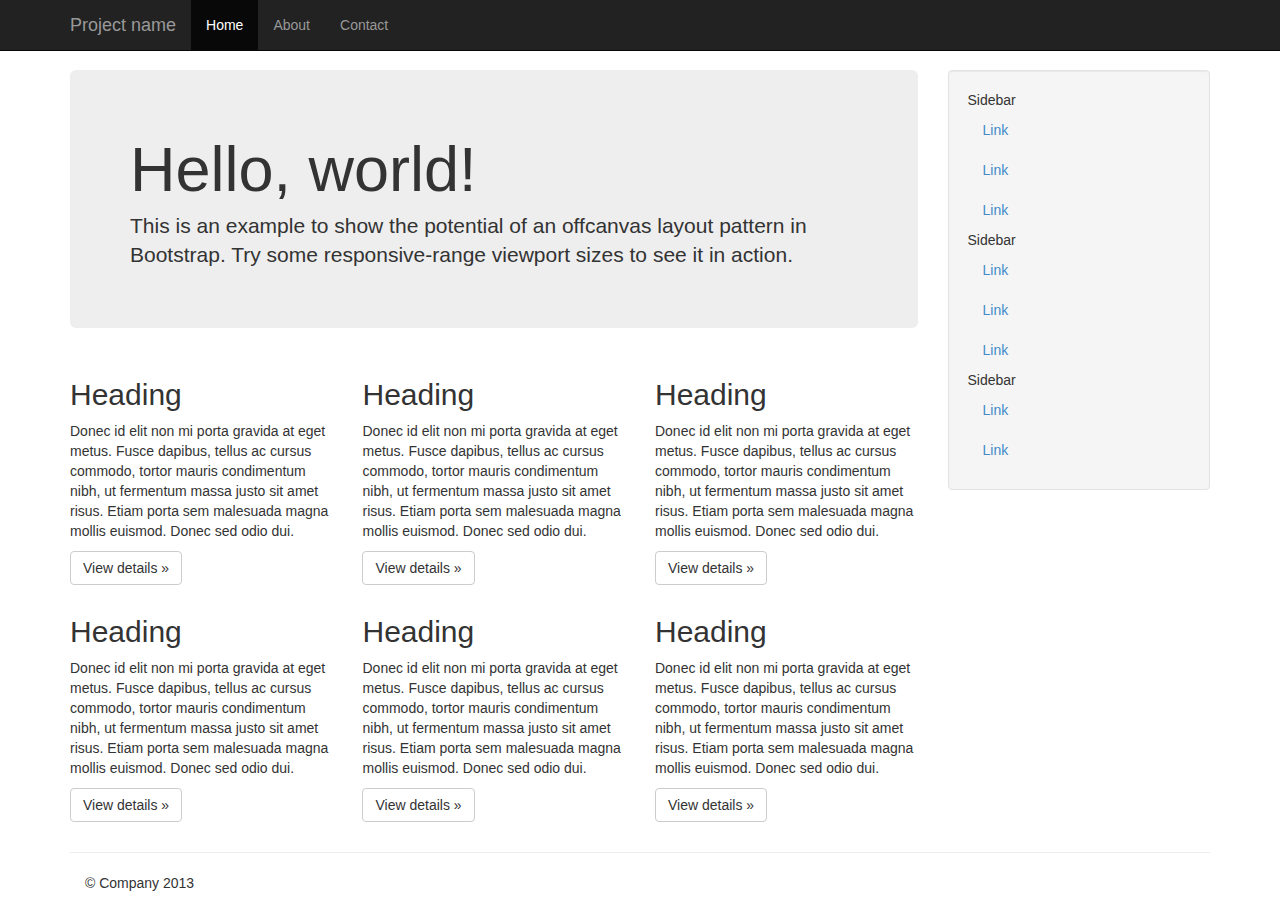
<file: bootstrap-3.0.0/examples/offcanvas/index.html>
<!DOCTYPE html>
<html lang="en">
  <head>
    <meta charset="utf-8">
    <meta name="viewport" content="width=device-width, initial-scale=1.0">
    <meta name="description" content="">
    <meta name="author" content="">
    <link rel="shortcut icon" href="../../assets/ico/favicon.png">

    <title>Off Canvas Template for Bootstrap</title>

    <!-- Bootstrap core CSS -->
    <link href="../../dist/css/bootstrap.min.css" rel="stylesheet">

    <!-- Custom styles for this template -->
    <link href="offcanvas.css" rel="stylesheet">

    <!-- HTML5 shim and Respond.js IE8 support of HTML5 elements and media queries -->
    <!--[if lt IE 9]>
      <script src="../../assets/js/html5shiv.js"></script>
      <script src="../../assets/js/respond.min.js"></script>
    <![endif]-->
  </head>

  <body>
    <div class="navbar navbar-fixed-top navbar-inverse" role="navigation">
      <div class="container">
        <div class="navbar-header">
          <button type="button" class="navbar-toggle" data-toggle="collapse" data-target=".navbar-collapse">
            <span class="icon-bar"></span>
            <span class="icon-bar"></span>
            <span class="icon-bar"></span>
          </button>
          <a class="navbar-brand" href="#">Project name</a>
        </div>
        <div class="collapse navbar-collapse">
          <ul class="nav navbar-nav">
            <li class="active"><a href="#">Home</a></li>
            <li><a href="#about">About</a></li>
            <li><a href="#contact">Contact</a></li>
          </ul>
        </div><!-- /.nav-collapse -->
      </div><!-- /.container -->
    </div><!-- /.navbar -->

    <div class="container">

      <div class="row row-offcanvas row-offcanvas-right">
        <div class="col-xs-12 col-sm-9">
          <p class="pull-right visible-xs">
            <button type="button" class="btn btn-primary btn-xs" data-toggle="offcanvas">Toggle nav</button>
          </p>
          <div class="jumbotron">
            <h1>Hello, world!</h1>
            <p>This is an example to show the potential of an offcanvas layout pattern in Bootstrap. Try some responsive-range viewport sizes to see it in action.</p>
          </div>
          <div class="row">
            <div class="col-6 col-sm-6 col-lg-4">
              <h2>Heading</h2>
              <p>Donec id elit non mi porta gravida at eget metus. Fusce dapibus, tellus ac cursus commodo, tortor mauris condimentum nibh, ut fermentum massa justo sit amet risus. Etiam porta sem malesuada magna mollis euismod. Donec sed odio dui. </p>
              <p><a class="btn btn-default" href="#">View details &raquo;</a></p>
            </div><!--/span-->
            <div class="col-6 col-sm-6 col-lg-4">
              <h2>Heading</h2>
              <p>Donec id elit non mi porta gravida at eget metus. Fusce dapibus, tellus ac cursus commodo, tortor mauris condimentum nibh, ut fermentum massa justo sit amet risus. Etiam porta sem malesuada magna mollis euismod. Donec sed odio dui. </p>
              <p><a class="btn btn-default" href="#">View details &raquo;</a></p>
            </div><!--/span-->
            <div class="col-6 col-sm-6 col-lg-4">
              <h2>Heading</h2>
              <p>Donec id elit non mi porta gravida at eget metus. Fusce dapibus, tellus ac cursus commodo, tortor mauris condimentum nibh, ut fermentum massa justo sit amet risus. Etiam porta sem malesuada magna mollis euismod. Donec sed odio dui. </p>
              <p><a class="btn btn-default" href="#">View details &raquo;</a></p>
            </div><!--/span-->
            <div class="col-6 col-sm-6 col-lg-4">
              <h2>Heading</h2>
              <p>Donec id elit non mi porta gravida at eget metus. Fusce dapibus, tellus ac cursus commodo, tortor mauris condimentum nibh, ut fermentum massa justo sit amet risus. Etiam porta sem malesuada magna mollis euismod. Donec sed odio dui. </p>
              <p><a class="btn btn-default" href="#">View details &raquo;</a></p>
            </div><!--/span-->
            <div class="col-6 col-sm-6 col-lg-4">
              <h2>Heading</h2>
              <p>Donec id elit non mi porta gravida at eget metus. Fusce dapibus, tellus ac cursus commodo, tortor mauris condimentum nibh, ut fermentum massa justo sit amet risus. Etiam porta sem malesuada magna mollis euismod. Donec sed odio dui. </p>
              <p><a class="btn btn-default" href="#">View details &raquo;</a></p>
            </div><!--/span-->
            <div class="col-6 col-sm-6 col-lg-4">
              <h2>Heading</h2>
              <p>Donec id elit non mi porta gravida at eget metus. Fusce dapibus, tellus ac cursus commodo, tortor mauris condimentum nibh, ut fermentum massa justo sit amet risus. Etiam porta sem malesuada magna mollis euismod. Donec sed odio dui. </p>
              <p><a class="btn btn-default" href="#">View details &raquo;</a></p>
            </div><!--/span-->
          </div><!--/row-->
        </div><!--/span-->

        <div class="col-xs-6 col-sm-3 sidebar-offcanvas" id="sidebar" role="navigation">
          <div class="well sidebar-nav">
            <ul class="nav">
              <li>Sidebar</li>
              <li class="active"><a href="#">Link</a></li>
              <li><a href="#">Link</a></li>
              <li><a href="#">Link</a></li>
              <li>Sidebar</li>
              <li><a href="#">Link</a></li>
              <li><a href="#">Link</a></li>
              <li><a href="#">Link</a></li>
              <li>Sidebar</li>
              <li><a href="#">Link</a></li>
              <li><a href="#">Link</a></li>
            </ul>
          </div><!--/.well -->
        </div><!--/span-->
      </div><!--/row-->

      <hr>

      <footer>
        <p>&copy; Company 2013</p>
      </footer>

    </div><!--/.container-->



    <!-- Bootstrap core JavaScript
    ================================================== -->
    <!-- Placed at the end of the document so the pages load faster -->
    <script src="../../assets/js/jquery.js"></script>
    <script src="../../dist/js/bootstrap.min.js"></script>
    <script src="offcanvas.js"></script>
  </body>
</html>
</file>
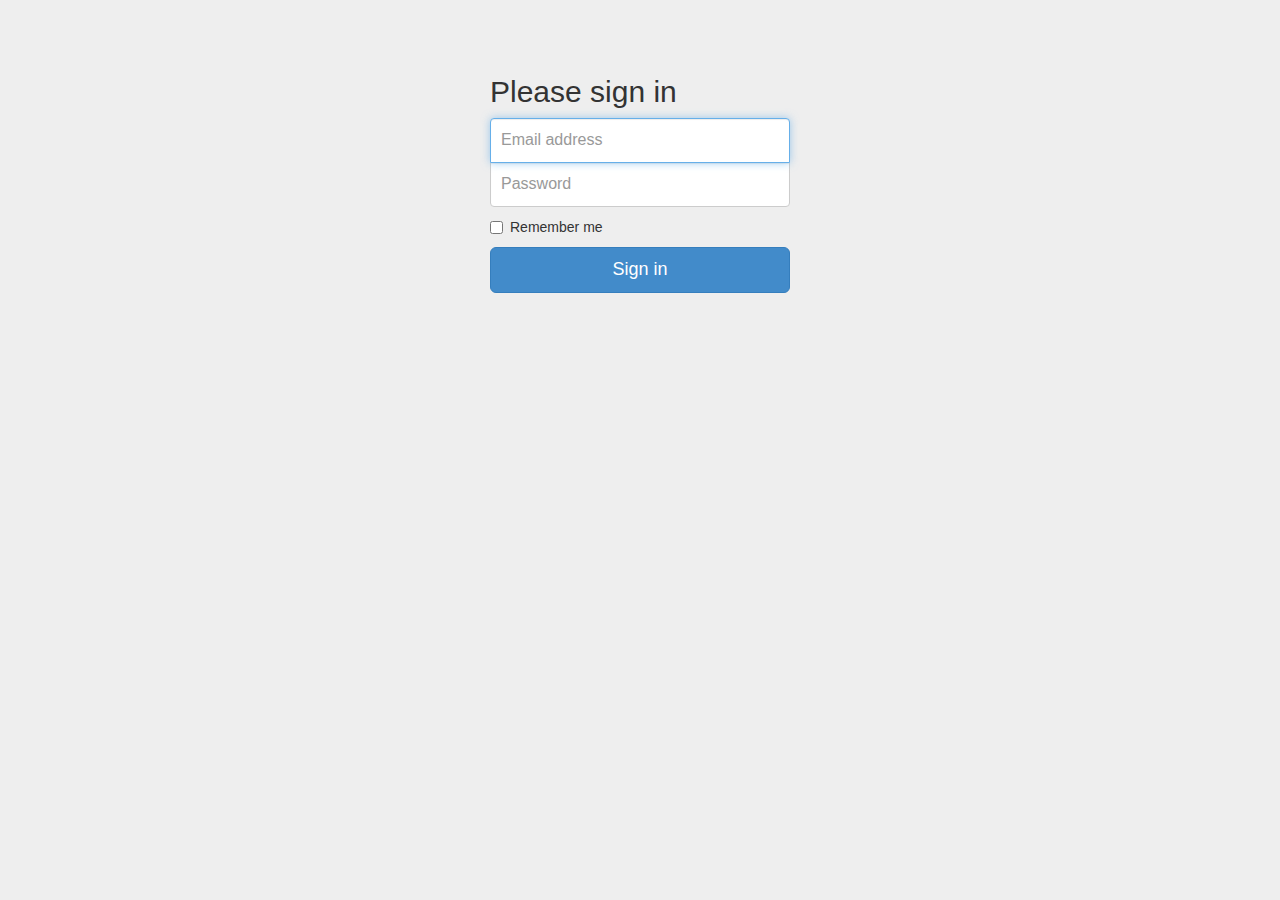
<file: bootstrap-3.0.0/examples/signin/index.html>
<!DOCTYPE html>
<html lang="en">
  <head>
    <meta charset="utf-8">
    <meta name="viewport" content="width=device-width, initial-scale=1.0">
    <meta name="description" content="">
    <meta name="author" content="">
    <link rel="shortcut icon" href="../../assets/ico/favicon.png">

    <title>Signin Template for Bootstrap</title>

    <!-- Bootstrap core CSS -->
    <link href="../../dist/css/bootstrap.css" rel="stylesheet">

    <!-- Custom styles for this template -->
    <link href="signin.css" rel="stylesheet">

    <!-- HTML5 shim and Respond.js IE8 support of HTML5 elements and media queries -->
    <!--[if lt IE 9]>
      <script src="../../assets/js/html5shiv.js"></script>
      <script src="../../assets/js/respond.min.js"></script>
    <![endif]-->
  </head>

  <body>

    <div class="container">

      <form class="form-signin">
        <h2 class="form-signin-heading">Please sign in</h2>
        <input type="text" class="form-control" placeholder="Email address" autofocus>
        <input type="password" class="form-control" placeholder="Password">
        <label class="checkbox">
          <input type="checkbox" value="remember-me"> Remember me
        </label>
        <button class="btn btn-lg btn-primary btn-block" type="submit">Sign in</button>
      </form>

    </div> <!-- /container -->


    <!-- Bootstrap core JavaScript
    ================================================== -->
    <!-- Placed at the end of the document so the pages load faster -->
  </body>
</html>
</file>
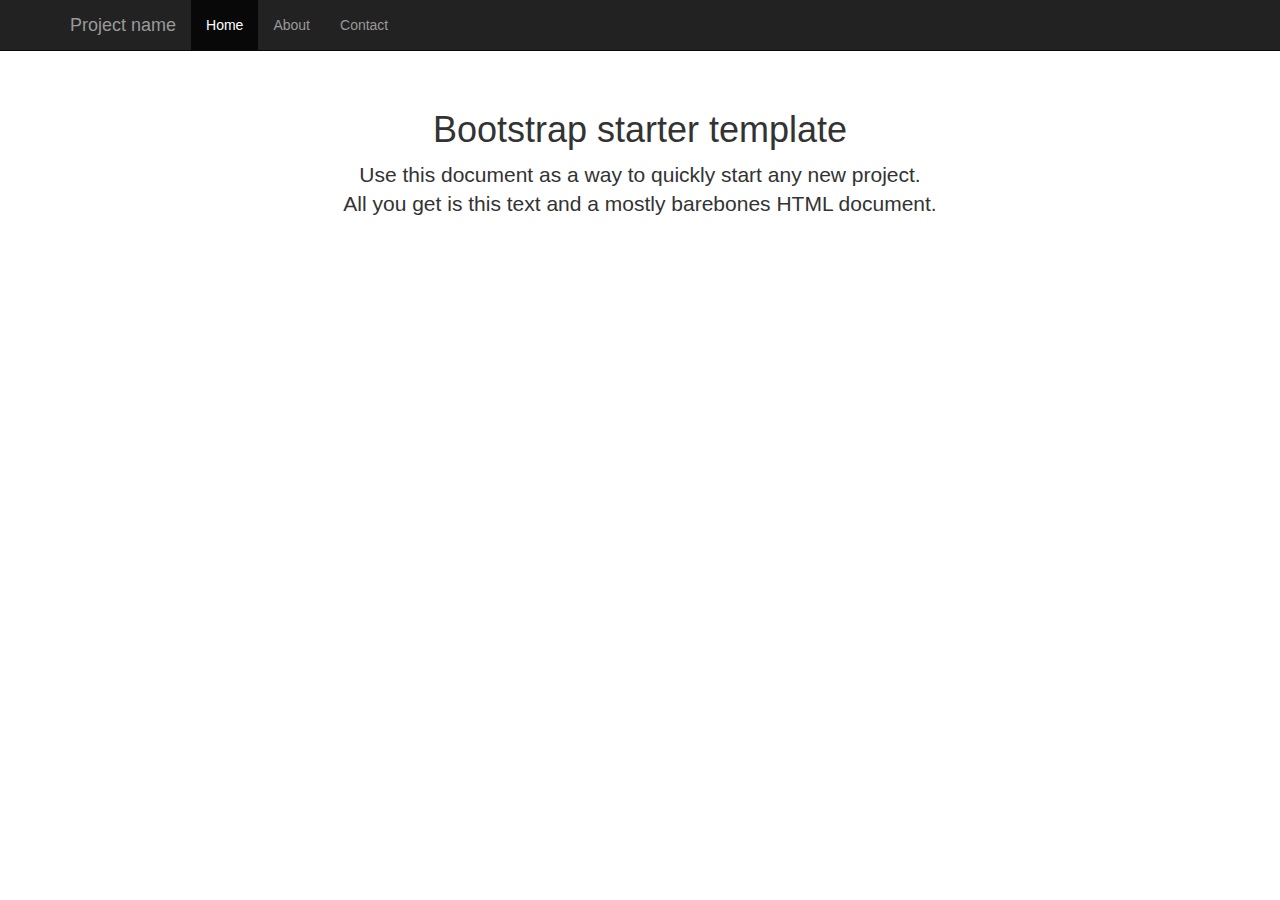
<file: bootstrap-3.0.0/examples/starter-template/index.html>
<!DOCTYPE html>
<html lang="en">
  <head>
    <meta charset="utf-8">
    <meta name="viewport" content="width=device-width, initial-scale=1.0">
    <meta name="description" content="">
    <meta name="author" content="">
    <link rel="shortcut icon" href="../../assets/ico/favicon.png">

    <title>Starter Template for Bootstrap</title>

    <!-- Bootstrap core CSS -->
    <link href="../../dist/css/bootstrap.css" rel="stylesheet">

    <!-- Custom styles for this template -->
    <link href="starter-template.css" rel="stylesheet">

    <!-- HTML5 shim and Respond.js IE8 support of HTML5 elements and media queries -->
    <!--[if lt IE 9]>
      <script src="../../assets/js/html5shiv.js"></script>
      <script src="../../assets/js/respond.min.js"></script>
    <![endif]-->
  </head>

  <body>

    <div class="navbar navbar-inverse navbar-fixed-top">
      <div class="container">
        <div class="navbar-header">
          <button type="button" class="navbar-toggle" data-toggle="collapse" data-target=".navbar-collapse">
            <span class="icon-bar"></span>
            <span class="icon-bar"></span>
            <span class="icon-bar"></span>
          </button>
          <a class="navbar-brand" href="#">Project name</a>
        </div>
        <div class="collapse navbar-collapse">
          <ul class="nav navbar-nav">
            <li class="active"><a href="#">Home</a></li>
            <li><a href="#about">About</a></li>
            <li><a href="#contact">Contact</a></li>
          </ul>
        </div><!--/.nav-collapse -->
      </div>
    </div>

    <div class="container">

      <div class="starter-template">
        <h1>Bootstrap starter template</h1>
        <p class="lead">Use this document as a way to quickly start any new project.<br> All you get is this text and a mostly barebones HTML document.</p>
      </div>

    </div><!-- /.container -->


    <!-- Bootstrap core JavaScript
    ================================================== -->
    <!-- Placed at the end of the document so the pages load faster -->
    <script src="../../assets/js/jquery.js"></script>
    <script src="../../dist/js/bootstrap.min.js"></script>
  </body>
</html>
</file>
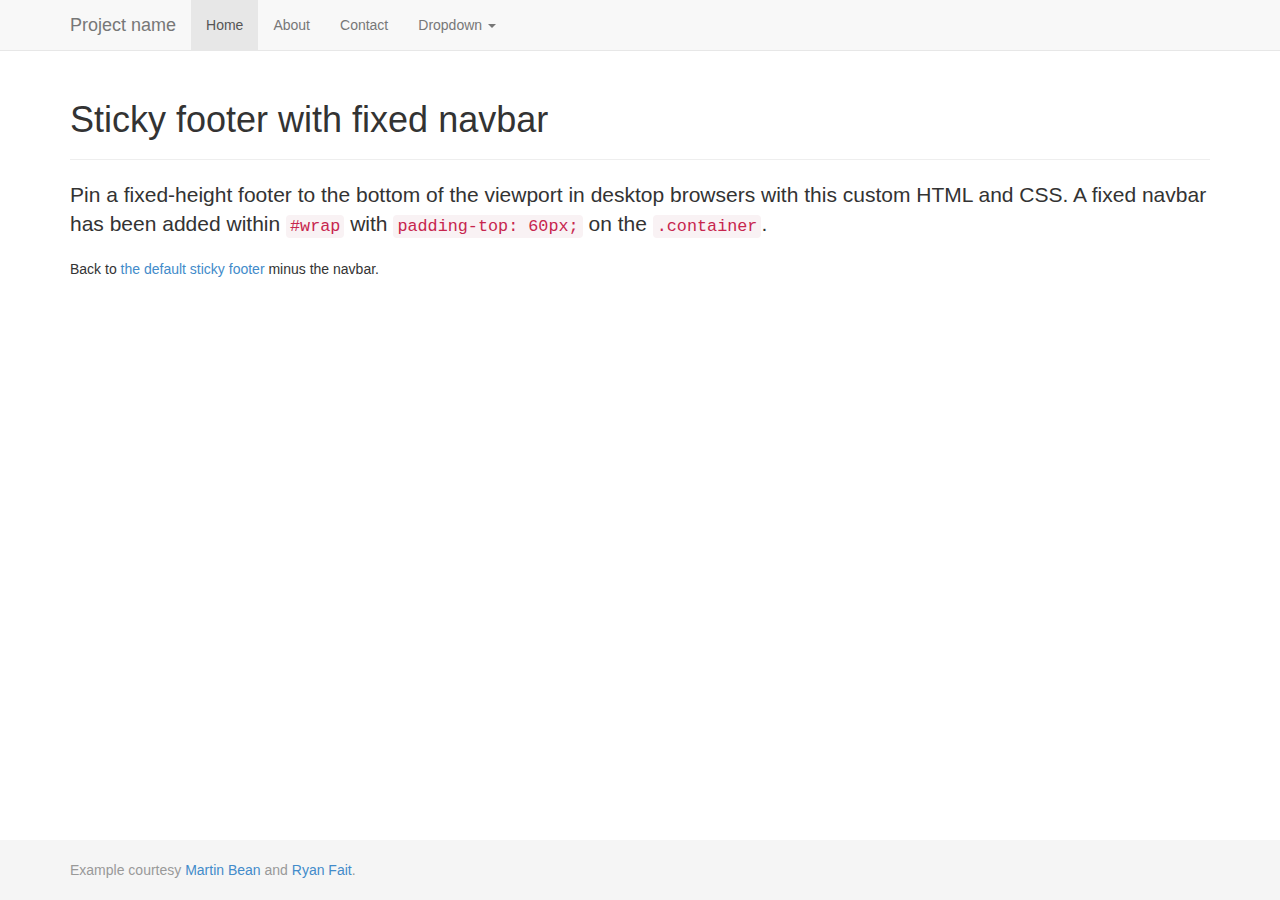
<file: bootstrap-3.0.0/examples/sticky-footer-navbar/index.html>
<!DOCTYPE html>
<html lang="en">
  <head>
    <meta charset="utf-8">
    <meta name="viewport" content="width=device-width, initial-scale=1.0">
    <meta name="description" content="">
    <meta name="author" content="">
    <link rel="shortcut icon" href="../../assets/ico/favicon.png">

    <title>Sticky Footer Navbar Template for Bootstrap</title>

    <!-- Bootstrap core CSS -->
    <link href="../../dist/css/bootstrap.css" rel="stylesheet">

    <!-- Custom styles for this template -->
    <link href="sticky-footer-navbar.css" rel="stylesheet">

    <!-- HTML5 shim and Respond.js IE8 support of HTML5 elements and media queries -->
    <!--[if lt IE 9]>
      <script src="../../assets/js/html5shiv.js"></script>
      <script src="../../assets/js/respond.min.js"></script>
    <![endif]-->
  </head>

  <body>

    <!-- Wrap all page content here -->
    <div id="wrap">

      <!-- Fixed navbar -->
      <div class="navbar navbar-default navbar-fixed-top">
        <div class="container">
          <div class="navbar-header">
            <button type="button" class="navbar-toggle" data-toggle="collapse" data-target=".navbar-collapse">
              <span class="icon-bar"></span>
              <span class="icon-bar"></span>
              <span class="icon-bar"></span>
            </button>
            <a class="navbar-brand" href="#">Project name</a>
          </div>
          <div class="collapse navbar-collapse">
            <ul class="nav navbar-nav">
              <li class="active"><a href="#">Home</a></li>
              <li><a href="#about">About</a></li>
              <li><a href="#contact">Contact</a></li>
              <li class="dropdown">
                <a href="#" class="dropdown-toggle" data-toggle="dropdown">Dropdown <b class="caret"></b></a>
                <ul class="dropdown-menu">
                  <li><a href="#">Action</a></li>
                  <li><a href="#">Another action</a></li>
                  <li><a href="#">Something else here</a></li>
                  <li class="divider"></li>
                  <li class="dropdown-header">Nav header</li>
                  <li><a href="#">Separated link</a></li>
                  <li><a href="#">One more separated link</a></li>
                </ul>
              </li>
            </ul>
          </div><!--/.nav-collapse -->
        </div>
      </div>

      <!-- Begin page content -->
      <div class="container">
        <div class="page-header">
          <h1>Sticky footer with fixed navbar</h1>
        </div>
        <p class="lead">Pin a fixed-height footer to the bottom of the viewport in desktop browsers with this custom HTML and CSS. A fixed navbar has been added within <code>#wrap</code> with <code>padding-top: 60px;</code> on the <code>.container</code>.</p>
        <p>Back to <a href="../sticky-footer">the default sticky footer</a> minus the navbar.</p>
      </div>
    </div>

    <div id="footer">
      <div class="container">
        <p class="text-muted credit">Example courtesy <a href="http://martinbean.co.uk">Martin Bean</a> and <a href="http://ryanfait.com/sticky-footer/">Ryan Fait</a>.</p>
      </div>
    </div>


    <!-- Bootstrap core JavaScript
    ================================================== -->
    <!-- Placed at the end of the document so the pages load faster -->
    <script src="../../assets/js/jquery.js"></script>
    <script src="../../dist/js/bootstrap.min.js"></script>
  </body>
</html>
</file>
<file: css/index.css>
ul, menu, dir {
    display: block;
    list-style-type: disc;
    margin-block-start: 1em;
    margin-block-end: 1em;
    margin-inline-start: 0px;
    margin-inline-end: 0px;
    padding-inline-start: 40px;
}
p {
    display: block;
    margin-block-start: 1em;
    margin-block-end: 1em;
    margin-inline-start: 0px;
    margin-inline-end: 0px;
}
h2 {
    display: block;
    font-size: 1.5em;
    margin-block-start: 0.83em;
    margin-block-end: 0.83em;
    margin-inline-start: 0px;
    margin-inline-end: 0px;
    font-weight: bold;
}
h3 {
    display: block;
    font-size: 1.17em;
    margin-block-start: 1em;
    margin-block-end: 1em;
    margin-inline-start: 0px;
    margin-inline-end: 0px;
    font-weight: bold;
}
h4 {
    display: block;
    margin-block-start: 1.33em;
    margin-block-end: 1.33em;
    margin-inline-start: 0px;
    margin-inline-end: 0px;
    font-weight: bold;
}
html{
    height: 100%;
}

body{
    font-family: Arial, Helvetica, sans-serif;
    margin: 0;
    background-color: #1b2838;
    color: #acb2b8;
    line-height: normal;
    letter-spacing: normal;
    word-spacing: normal;
    height: 100%;
}
header {
     color: #b8b6b4;
     height: 10%;
     background-color: #171a21;
     display: flex;
     text-align: center;
}

nav{
    margin: auto 3em;
}
li{
    display: inline-block;
}
nav li {
    padding: 0 1em;
}
a {
    color: #b8b6b4;
    text-decoration:none;
}
a:hover{
    color: #87bff2;
}

nav li a {
    color: #b8b6b4;
}

.title{
    margin: 1em 5%;
    display: flex;
    text-align: center;
}

.title, h2 {
    color: #ebebeb;
}

.title img{
    border: #b8b6b4 solid 2px;
}
.title div{
    display: inline;
    padding-left: 1em;
    margin: auto 0;
    font-size: x-large;
    font-weight: bold;
}
.title span {
    font-weight: normal;
    font-size: small;
}
.title .symbol {
    color: #b8b6b4;
    font-size: large;
}
aside {
    float: right;
    margin: 1% 5%;
    width: 30%;
    background-color: #171a21;
}
aside *{
    padding: 0;
    width: 100%;
}
aside a{
    color: white;
}
aside img, aside ul {
    color: white;
}
aside li {
    text-align: center;
    padding: 0.2em 0;
}
section {
    margin: 0 5%;
}
section blockquote {
    margin: 0;
    width: 60%;
    font-size: small;
    background-color: #171a21;
    padding: 0.7em;
    color: #b8b6b4;
    border-top: 1px solid rgba(85, 125, 171, 0.6);
}
p small {
    margin: 0;
    padding: 0;
    color: #b8b6b4;
}
.value p, .value ul {
    display: inline-block;
}

.value {
    color: #b8b6b4;
    font-size: small;
}

.value li {
    padding: 0.2em 0.6em;
    background-color: rgba(85, 125, 171, 0.6);
    border-radius: 3px;
}
h3 {
    color: #ebebeb;
}
.comment li {
    display: block;
    margin: 1.5em 0;
}
h4 {
    font-weight: normal;
    color: #ebebeb;
    margin: 0;
}
h4 small {
    color: #56707f;
}
.active {
    color: #87bff2;
}
hr {
    width: 90%;
    margin: 0 5%;
    border-width:0;
    height: 1px;
    color:rgba(85, 125, 171, 0.6);
    background-color:rgba(85, 125, 171, 0.6);
}
</file>
<file: bootstrap-3.0.0/examples/grid/grid.css>
.container {
  padding-left: 15px;
  padding-right: 15px;
}

h4 {
  margin-top: 25px;
}
.row {
  margin-bottom: 20px;
}
.row .row {
  margin-top: 10px;
  margin-bottom: 0;
}
[class*="col-"] {
  padding-top: 15px;
  padding-bottom: 15px;
  background-color: #eee;
  border: 1px solid #ddd;
  background-color: rgba(86,61,124,.15);
  border: 1px solid rgba(86,61,124,.2);
}

hr {
  margin-top: 40px;
  margin-bottom: 40px;
}
</file>
<file: bootstrap-3.0.0/examples/jumbotron-narrow/jumbotron-narrow.css>
/* Space out content a bit */
body {
  padding-top: 20px;
  padding-bottom: 20px;
}

/* Everything but the jumbotron gets side spacing for mobile first views */
.header,
.marketing,
.footer {
  padding-left: 15px;
  padding-right: 15px;
}

/* Custom page header */
.header {
  border-bottom: 1px solid #e5e5e5;
}
/* Make the masthead heading the same height as the navigation */
.header h3 {
  margin-top: 0;
  margin-bottom: 0;
  line-height: 40px;
  padding-bottom: 19px;
}

/* Custom page footer */
.footer {
  padding-top: 19px;
  color: #777;
  border-top: 1px solid #e5e5e5;
}

/* Customize container */
@media (min-width: 768px) {
  .container {
    max-width: 730px;
  }
}
.container-narrow > hr {
  margin: 30px 0;
}

/* Main marketing message and sign up button */
.jumbotron {
  text-align: center;
  border-bottom: 1px solid #e5e5e5;
}
.jumbotron .btn {
  font-size: 21px;
  padding: 14px 24px;
}

/* Supporting marketing content */
.marketing {
  margin: 40px 0;
}
.marketing p + h4 {
  margin-top: 28px;
}

/* Responsive: Portrait tablets and up */
@media screen and (min-width: 768px) {
  /* Remove the padding we set earlier */
  .header,
  .marketing,
  .footer {
    padding-left: 0;
    padding-right: 0;
  }
  /* Space out the masthead */
  .header {
    margin-bottom: 30px;
  }
  /* Remove the bottom border on the jumbotron for visual effect */
  .jumbotron {
    border-bottom: 0;
  }
}
</file>
<file: bootstrap-3.0.0/examples/jumbotron/jumbotron.css>
/* Move down content because we have a fixed navbar that is 50px tall */
body {
  padding-top: 50px;
  padding-bottom: 20px;
}
</file>
<file: bootstrap-3.0.0/examples/justified-nav/justified-nav.css>
body {
  padding-top: 20px;
}

.footer {
  border-top: 1px solid #eee;
  margin-top: 40px;
  padding-top: 40px;
  padding-bottom: 40px;
}

/* Main marketing message and sign up button */
.jumbotron {
  text-align: center;
  background-color: transparent;
}
.jumbotron .btn {
  font-size: 21px;
  padding: 14px 24px;
}

/* Customize the nav-justified links to be fill the entire space of the .navbar */

.nav-justified {
  background-color: #eee;
  border-radius: 5px;
  border: 1px solid #ccc;
}
.nav-justified > li > a {
  padding-top: 15px;
  padding-bottom: 15px;
  color: #777;
  font-weight: bold;
  text-align: center;
  border-bottom: 1px solid #d5d5d5;
  background-color: #e5e5e5; /* Old browsers */
  background-repeat: repeat-x; /* Repeat the gradient */
  background-image: -moz-linear-gradient(top, #f5f5f5 0%, #e5e5e5 100%); /* FF3.6+ */
  background-image: -webkit-gradient(linear, left top, left bottom, color-stop(0%,#f5f5f5), color-stop(100%,#e5e5e5)); /* Chrome,Safari4+ */
  background-image: -webkit-linear-gradient(top, #f5f5f5 0%,#e5e5e5 100%); /* Chrome 10+,Safari 5.1+ */
  background-image: -ms-linear-gradient(top, #f5f5f5 0%,#e5e5e5 100%); /* IE10+ */
  background-image: -o-linear-gradient(top, #f5f5f5 0%,#e5e5e5 100%); /* Opera 11.10+ */
  filter: progid:DXImageTransform.Microsoft.gradient( startColorstr='#f5f5f5', endColorstr='#e5e5e5',GradientType=0 ); /* IE6-9 */
  background-image: linear-gradient(top, #f5f5f5 0%,#e5e5e5 100%); /* W3C */
}
.nav-justified > .active > a,
.nav-justified > .active > a:hover,
.nav-justified > .active > a:focus {
  background-color: #ddd;
  background-image: none;
  box-shadow: inset 0 3px 7px rgba(0,0,0,.15);
}
.nav-justified > li:first-child > a {
  border-radius: 5px 5px 0 0;
}
.nav-justified > li:last-child > a {
  border-bottom: 0;
  border-radius: 0 0 5px 5px;
}

@media (min-width: 768px) {
  .nav-justified {
    max-height: 52px;
  }
  .nav-justified > li > a {
    border-left: 1px solid #fff;
    border-right: 1px solid #d5d5d5;
  }
  .nav-justified > li:first-child > a {
    border-left: 0;
    border-radius: 5px 0 0 5px;
  }
  .nav-justified > li:last-child > a {
    border-radius: 0 5px 5px 0;
    border-right: 0;
  }
}

/* Responsive: Portrait tablets and up */
@media screen and (min-width: 768px) {
  /* Remove the padding we set earlier */
  .masthead,
  .marketing,
  .footer {
    padding-left: 0;
    padding-right: 0;
  }
}
</file>
<file: bootstrap-3.0.0/examples/navbar-fixed-top/navbar-fixed-top.css>
body {
  min-height: 2000px;
  padding-top: 70px;
}
</file>
<file: bootstrap-3.0.0/examples/navbar-static-top/navbar-static-top.css>
body {
  min-height: 2000px;
}

.navbar-static-top {
  margin-bottom: 19px;
}
</file>
<file: bootstrap-3.0.0/examples/navbar/navbar.css>
body {
padding: 30px;
}

.navbar {
margin-bottom: 30px;
}
</file>
<file: bootstrap-3.0.0/examples/non-responsive/non-responsive.css>
/* Template-specific stuff
 *
 * Customizations just for the template—these are not necessary for anything
 * with disabling the responsiveness.
 */

/* Account for fixed navbar */
body {
  padding-top: 70px;
  padding-bottom: 30px;
}

/* Finesse the page header spacing */
.page-header {
  margin-bottom: 30px;
}
.page-header .lead {
  margin-bottom: 10px;
}


/* Non-responsive overrides
 *
 * Utilitze the following CSS to disable the responsive-ness of the container,
 * grid system, and navbar.
 */

/* Reset the container */
.container {
  max-width: none !important;
  width: 970px;
}

/* Demonstrate the grids */
.col-xs-4 {
  padding-top: 15px;
  padding-bottom: 15px;
  background-color: #eee;
  border: 1px solid #ddd;
  background-color: rgba(86,61,124,.15);
  border: 1px solid rgba(86,61,124,.2);
}

.container .navbar-header,
.container .navbar-collapse {
  margin-right: 0;
  margin-left: 0;
}

/* Always float the navbar header */
.navbar-header {
  float: left;
}

/* Undo the collapsing navbar */
.navbar-collapse {
  display: block !important;
  height: auto !important;
  padding-bottom: 0;
  overflow: visible !important;
}

.navbar-toggle {
  display: none;
}

.navbar-brand {
  margin-left: -15px;
}

/* Always apply the floated nav */
.navbar-nav {
  float: left;
  margin: 0;
}
.navbar-nav > li {
  float: left;
}
.navbar-nav > li > a {
  padding: 15px;
}

/* Redeclare since we override the float above */
.navbar-nav.navbar-right {
  float: right;
}

/* Undo custom dropdowns */
.navbar .open .dropdown-menu {
  position: absolute;
  float: left;
  background-color: #fff;
  border: 1px solid #cccccc;
  border: 1px solid rgba(0, 0, 0, 0.15);
  border-width: 0 1px 1px;
  border-radius: 0 0 4px 4px;
  -webkit-box-shadow: 0 6px 12px rgba(0, 0, 0, 0.175);
          box-shadow: 0 6px 12px rgba(0, 0, 0, 0.175);
}
.navbar .open .dropdown-menu > li > a {
  color: #333;
}
.navbar .open .dropdown-menu > li > a:hover,
.navbar .open .dropdown-menu > li > a:focus,
.navbar .open .dropdown-menu > .active > a,
.navbar .open .dropdown-menu > .active > a:hover,
.navbar .open .dropdown-menu > .active > a:focus {
  color: #fff !important;
  background-color: #428bca !important;
}
.navbar .open .dropdown-menu > .disabled > a,
.navbar .open .dropdown-menu > .disabled > a:hover,
.navbar .open .dropdown-menu > .disabled > a:focus {
  color: #999 !important;
  background-color: transparent !important;
}
</file>
<file: bootstrap-3.0.0/examples/offcanvas/offcanvas.css>
/*
 * Style twaks
 * --------------------------------------------------
 */
body {
  padding-top: 70px;
}
footer {
  padding-left: 15px;
  padding-right: 15px;
}

/*
 * Off Canvas
 * --------------------------------------------------
 */
@media screen and (max-width: 768px) {
  .row-offcanvas {
    position: relative;
    -webkit-transition: all 0.25s ease-out;
    -moz-transition: all 0.25s ease-out;
    transition: all 0.25s ease-out;
  }

  .row-offcanvas-right
  .sidebar-offcanvas {
    right: -50%; /* 6 columns */
  }

  .row-offcanvas-left
  .sidebar-offcanvas {
    left: -50%; /* 6 columns */
  }

  .row-offcanvas-right.active {
    right: 50%; /* 6 columns */
  }

  .row-offcanvas-left.active {
    left: 50%; /* 6 columns */
  }

  .sidebar-offcanvas {
    position: absolute;
    top: 0;
    width: 50%; /* 6 columns */
  }
}
</file>
<file: bootstrap-3.0.0/examples/signin/signin.css>
body {
  padding-top: 40px;
  padding-bottom: 40px;
  background-color: #eee;
}

.form-signin {
  max-width: 330px;
  padding: 15px;
  margin: 0 auto;
}
.form-signin .form-signin-heading,
.form-signin .checkbox {
  margin-bottom: 10px;
}
.form-signin .checkbox {
  font-weight: normal;
}
.form-signin .form-control {
  position: relative;
  font-size: 16px;
  height: auto;
  padding: 10px;
  -webkit-box-sizing: border-box;
     -moz-box-sizing: border-box;
          box-sizing: border-box;
}
.form-signin .form-control:focus {
  z-index: 2;
}
.form-signin input[type="text"] {
  margin-bottom: -1px;
  border-bottom-left-radius: 0;
  border-bottom-right-radius: 0;
}
.form-signin input[type="password"] {
  margin-bottom: 10px;
  border-top-left-radius: 0;
  border-top-right-radius: 0;
}
</file>
<file: bootstrap-3.0.0/examples/starter-template/starter-template.css>
body {
  padding-top: 50px;
}
.starter-template {
  padding: 40px 15px;
  text-align: center;
}
</file>
<file: bootstrap-3.0.0/examples/sticky-footer-navbar/sticky-footer-navbar.css>
/* Sticky footer styles
-------------------------------------------------- */

html,
body {
  height: 100%;
  /* The html and body elements cannot have any padding or margin. */
}

/* Wrapper for page content to push down footer */
#wrap {
  min-height: 100%;
  height: auto !important;
  height: 100%;
  /* Negative indent footer by its height */
  margin: 0 auto -60px;
  /* Pad bottom by footer height */
  padding: 0 0 60px;
}

/* Set the fixed height of the footer here */
#footer {
  height: 60px;
  background-color: #f5f5f5;
}


/* Custom page CSS
-------------------------------------------------- */
/* Not required for template or sticky footer method. */

#wrap > .container {
  padding: 60px 15px 0;
}
.container .credit {
  margin: 20px 0;
}

#footer > .container {
  padding-left: 15px;
  padding-right: 15px;
}

code {
  font-size: 80%;
}
</file>
